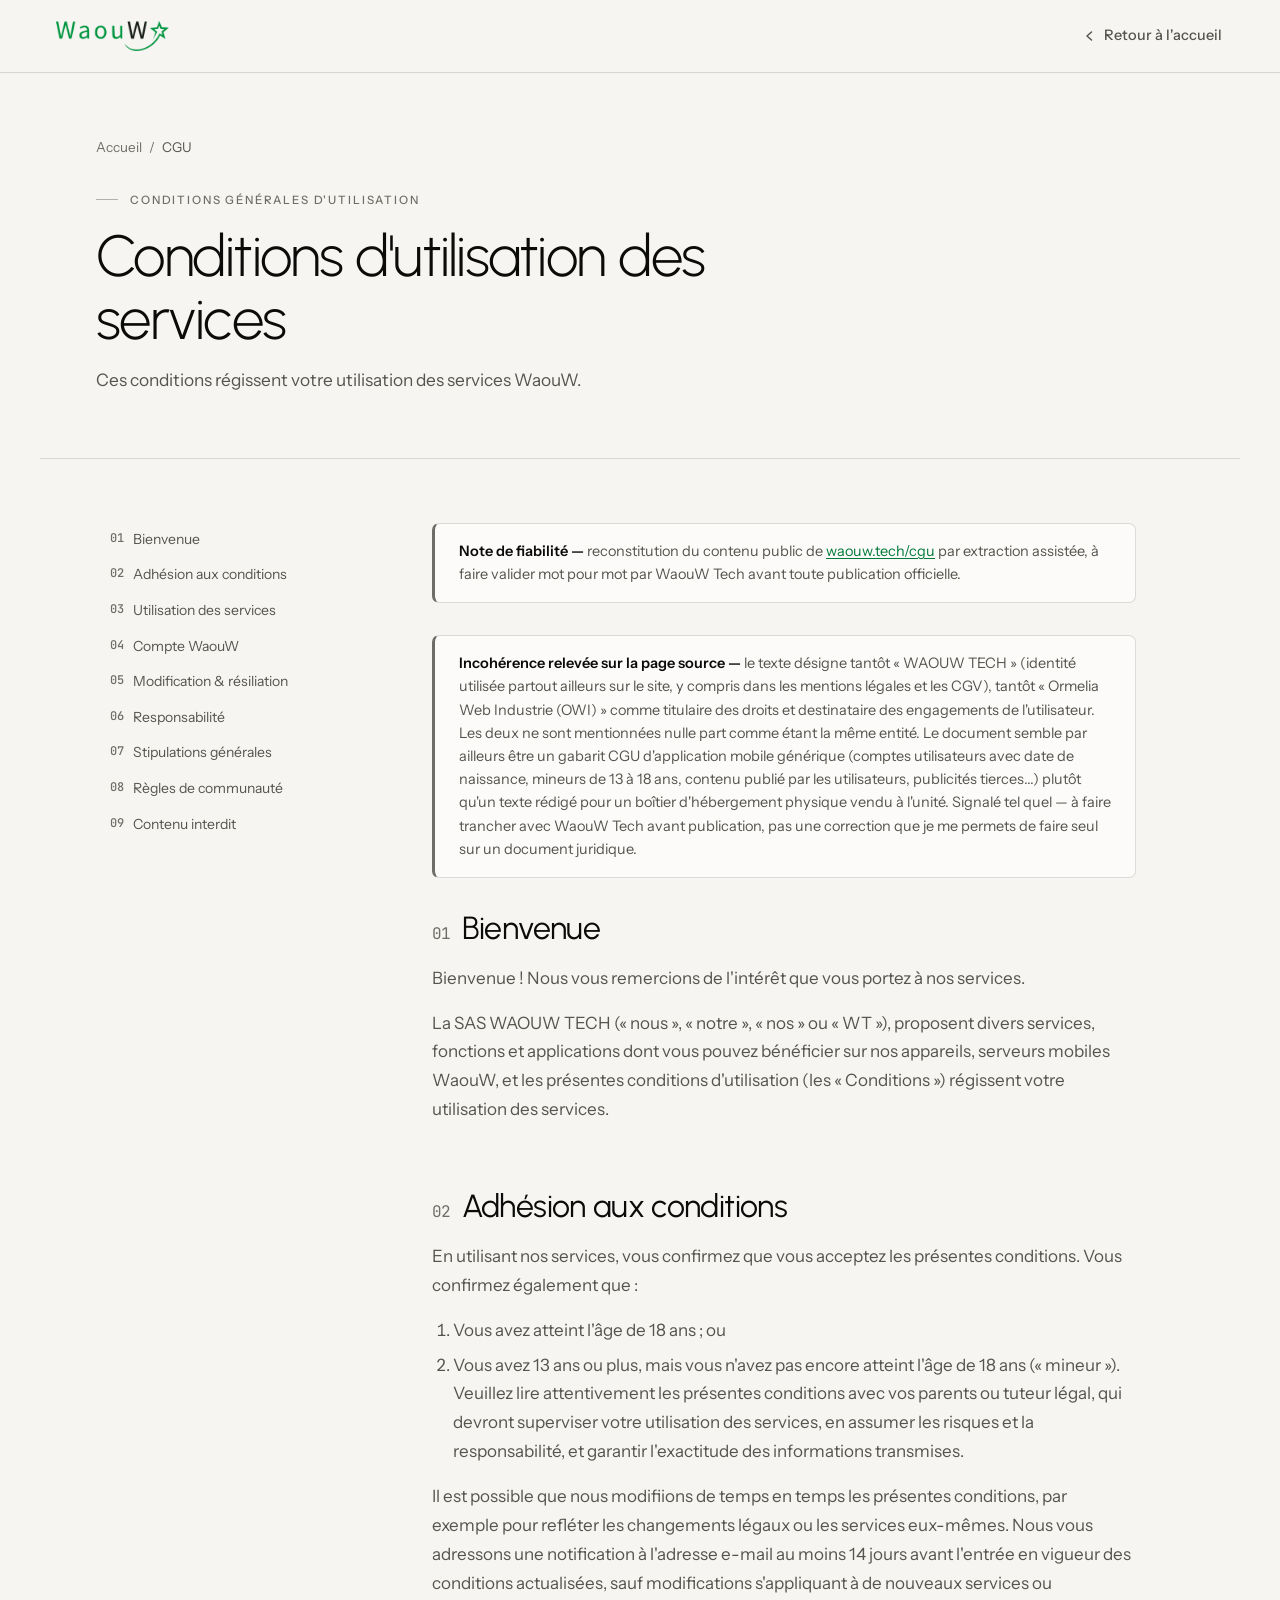
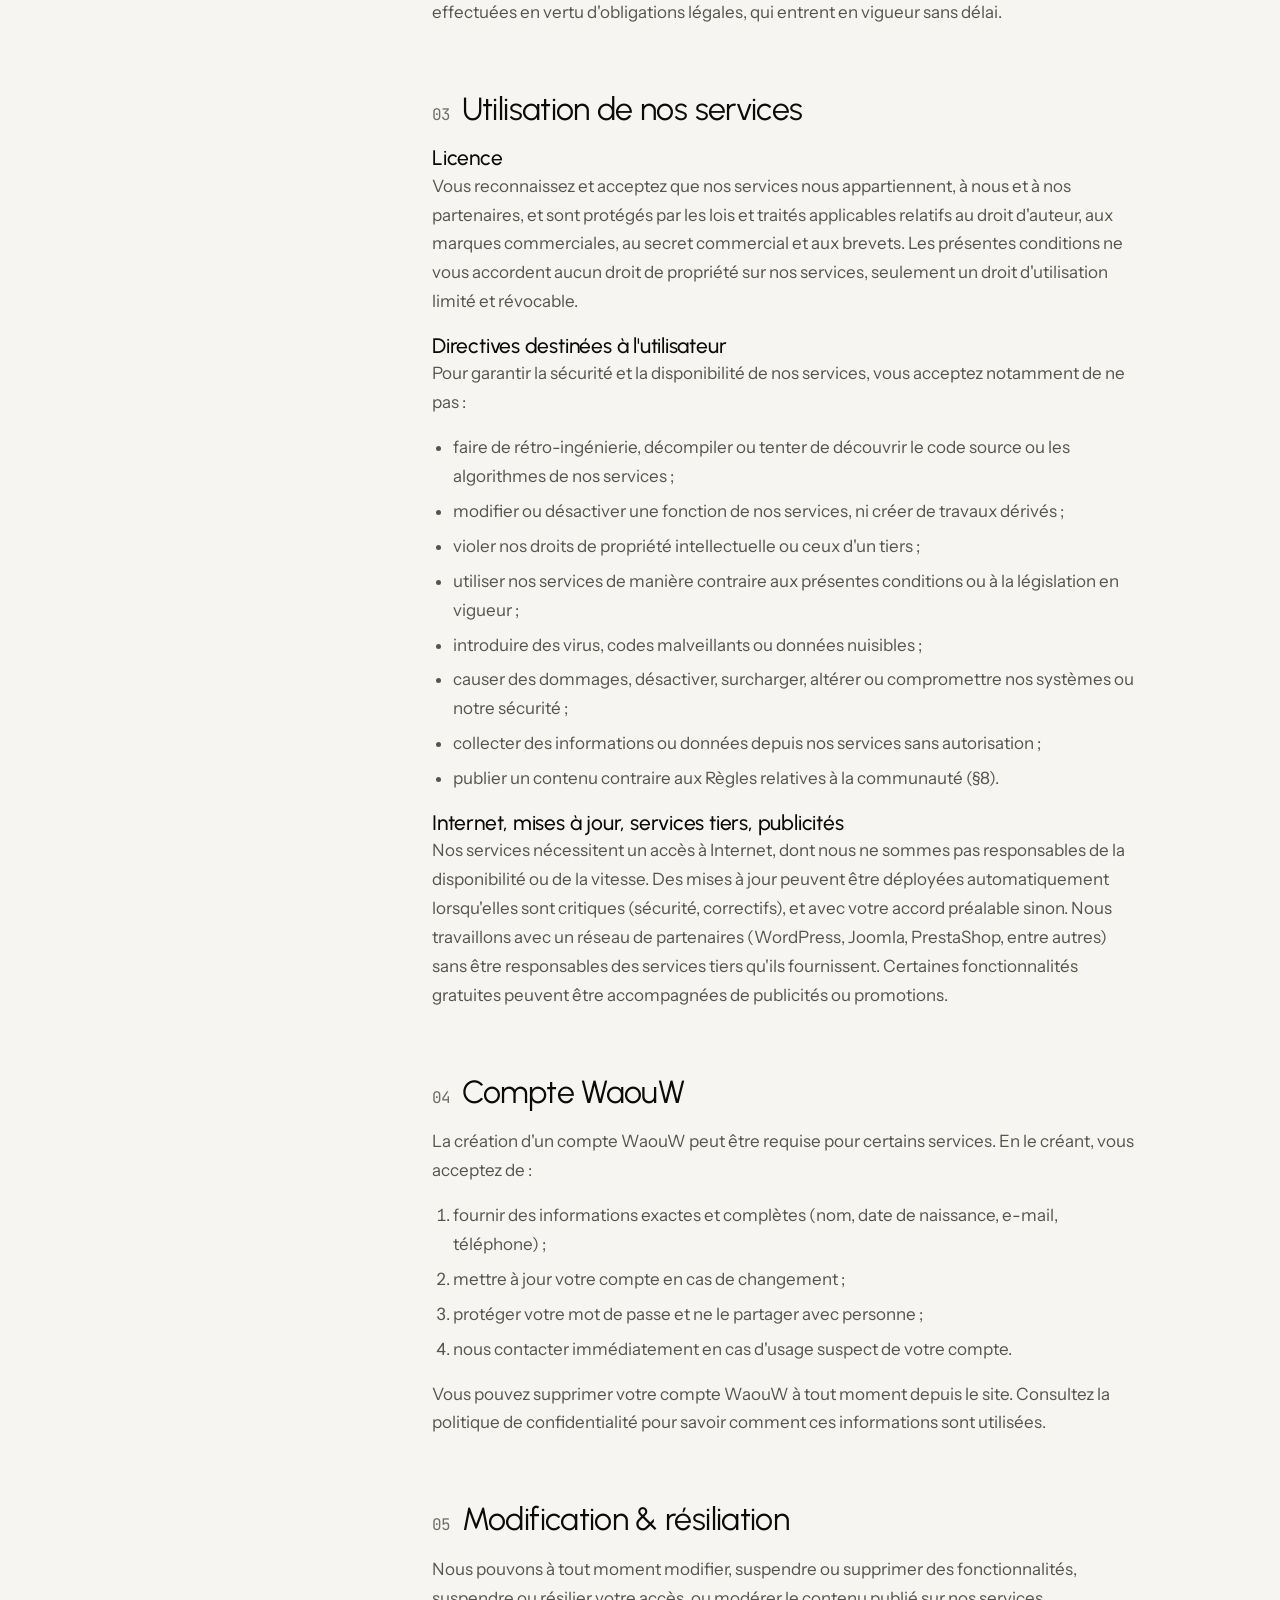
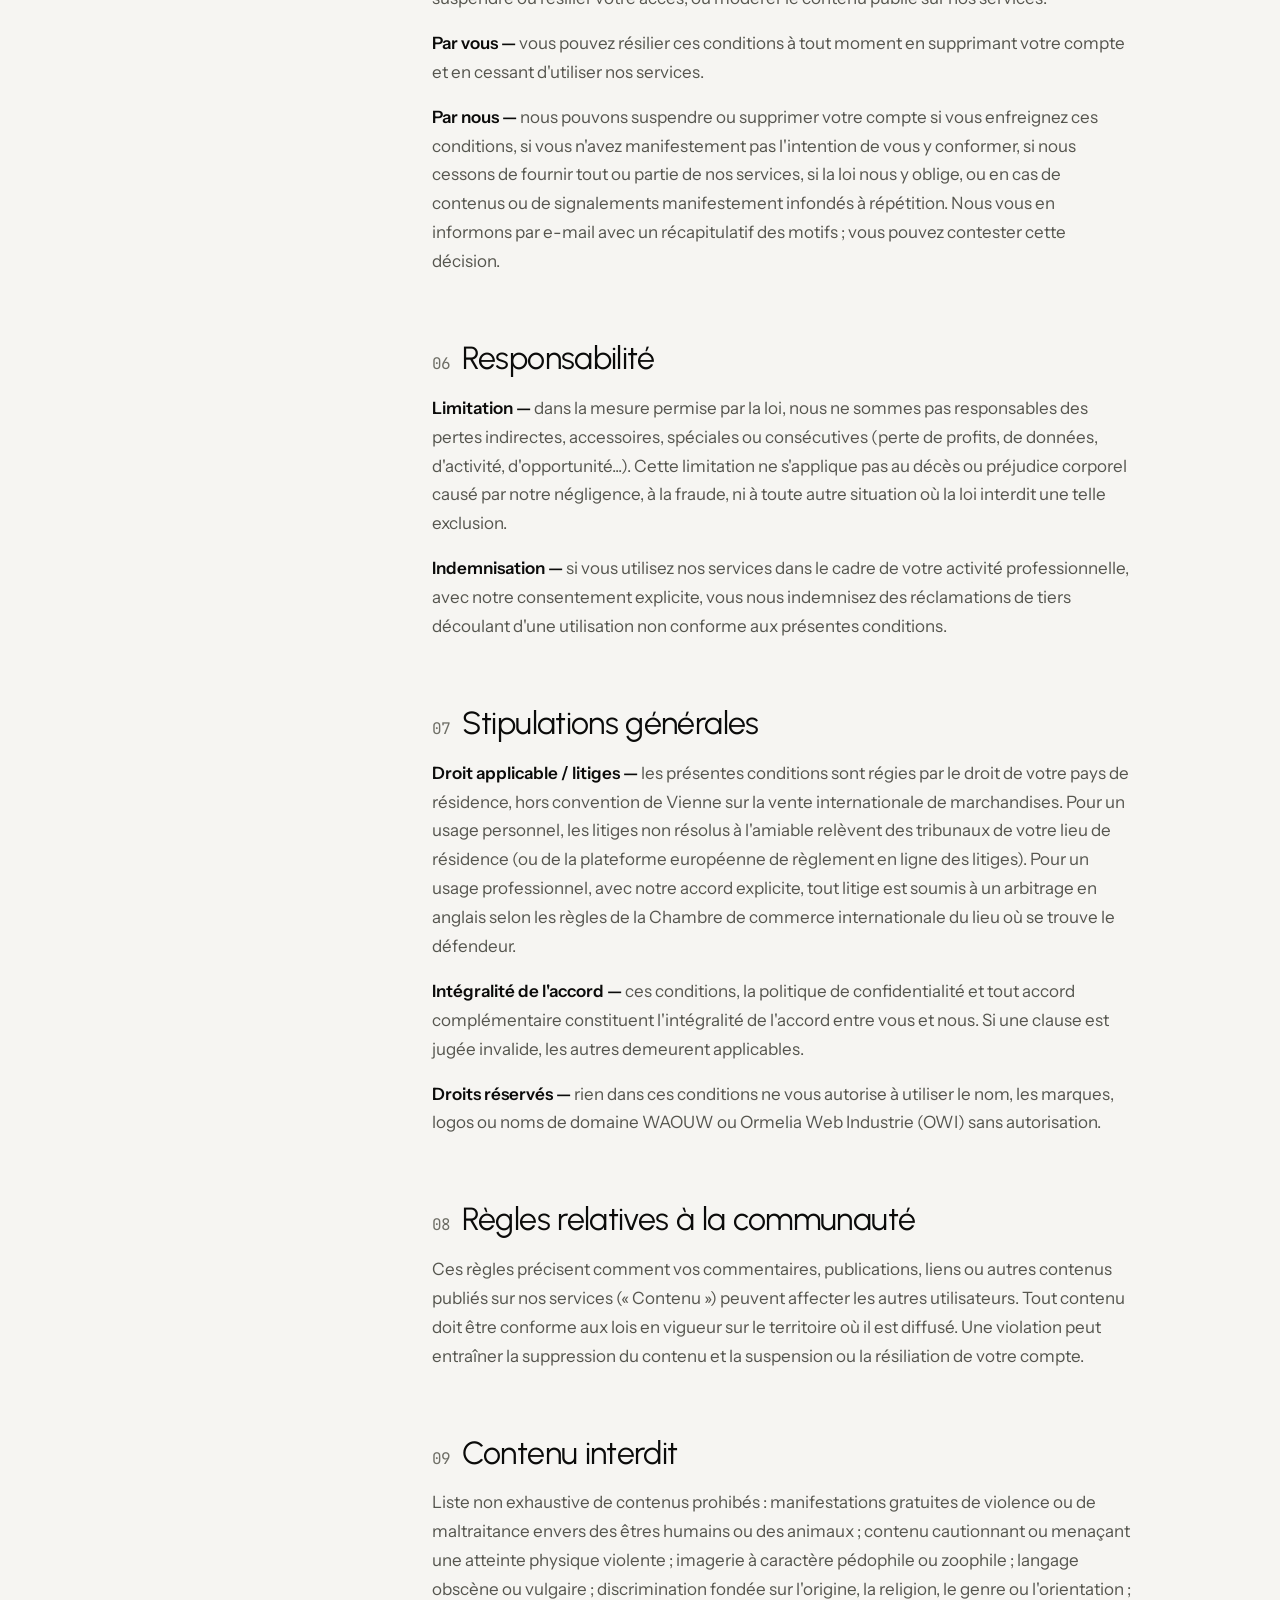
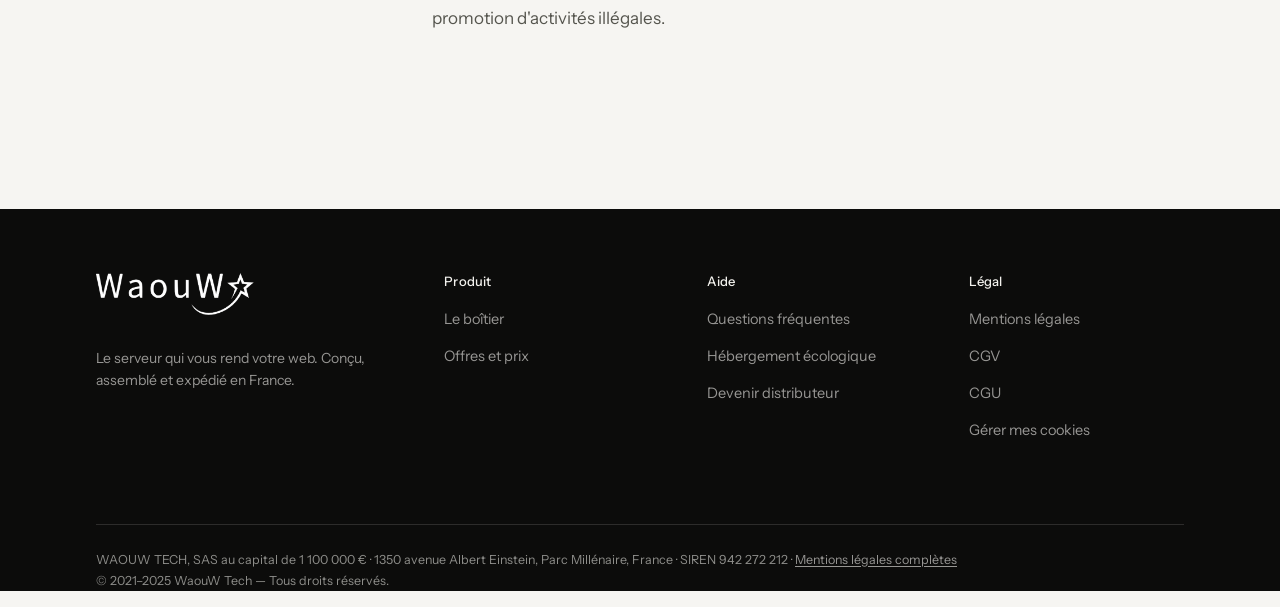
<file: cgu.html>
<!DOCTYPE html>
<html lang="fr">
<head>
<meta charset="utf-8">
<meta name="viewport" content="width=device-width,initial-scale=1,viewport-fit=cover">
<title>Conditions générales d'utilisation — WaouW</title>
<meta name="description" content="Conditions générales d'utilisation (CGU) des services WaouW Tech.">
<meta name="theme-color" content="#F6F5F2">
<link rel="preconnect" href="https://fonts.googleapis.com">
<link rel="preconnect" href="https://fonts.gstatic.com" crossorigin>
<link href="https://fonts.googleapis.com/css2?family=Urbanist:ital,wght@0,300..600;1,300..400&family=Instrument+Sans:wght@400;500;600&family=JetBrains+Mono:wght@400;500&display=swap" rel="stylesheet">
<link rel="stylesheet" href="assets/site.css">
</head>
<body>

<nav class="subnav">
  <a class="subnav__logo" href="index.html">
    <img src="logo-waouw.webp" alt="WaouW">
  </a>
  <a class="subnav__back" href="index.html">
    <svg width="14" height="14" viewBox="0 0 14 14" fill="none" aria-hidden="true"><path d="M8.5 3L4 7l4.5 4" stroke="currentColor" stroke-width="1.5" stroke-linecap="round" stroke-linejoin="round"/></svg>
    Retour à l'accueil
  </a>
</nav>

<header class="pagehead wrap">
  <p class="crumbs"><a href="index.html">Accueil</a> <span aria-hidden="true">/</span> <span aria-current="page">CGU</span></p>
  <p class="eyebrow">Conditions générales d'utilisation</p>
  <h1>Conditions d'utilisation des services</h1>
  <p class="lede">Ces conditions régissent votre utilisation des services WaouW.</p>
</header>

<div class="wrap legal-grid">
  <nav class="toc" aria-label="Sommaire">
  <button type="button" class="toc__toggle" aria-expanded="false" aria-controls="tocList">Sommaire</button>
    <ol id="tocList">
      <li><a href="#bienvenue">Bienvenue</a></li>
      <li><a href="#adhesion">Adhésion aux conditions</a></li>
      <li><a href="#utilisation">Utilisation des services</a></li>
      <li><a href="#compte">Compte WaouW</a></li>
      <li><a href="#modif">Modification &amp; résiliation</a></li>
      <li><a href="#resp">Responsabilité</a></li>
      <li><a href="#general">Stipulations générales</a></li>
      <li><a href="#communaute">Règles de communauté</a></li>
      <li><a href="#interdit">Contenu interdit</a></li>
    </ol>
  </nav>

  <div class="legal-body">
    <div class="callout">
      <b>Note de fiabilité —</b> reconstitution du contenu public de
      <a href="https://www.waouw.tech/cgu/" target="_blank" rel="noopener">waouw.tech/cgu</a>
      par extraction assistée, à faire valider mot pour mot par WaouW Tech avant toute publication
      officielle.
    </div>
    <div class="callout">
      <b>Incohérence relevée sur la page source —</b> le texte désigne tantôt « WAOUW TECH »
      (identité utilisée partout ailleurs sur le site, y compris dans les mentions légales et les CGV),
      tantôt « Ormelia Web Industrie (OWI) » comme titulaire des droits et destinataire des
      engagements de l'utilisateur. Les deux ne sont mentionnées nulle part comme étant la même
      entité. Le document semble par ailleurs être un gabarit CGU d'application mobile générique
      (comptes utilisateurs avec date de naissance, mineurs de 13 à 18 ans, contenu publié par les
      utilisateurs, publicités tierces...) plutôt qu'un texte rédigé pour un boîtier d'hébergement
      physique vendu à l'unité. Signalé tel quel — à faire trancher avec WaouW Tech avant publication,
      pas une correction que je me permets de faire seul sur un document juridique.
    </div>

    <section id="bienvenue">
      <h2><span class="num">01</span> Bienvenue</h2>
      <p>Bienvenue ! Nous vous remercions de l'intérêt que vous portez à nos services.</p>
      <p>La SAS WAOUW TECH (« nous », « notre », « nos » ou « WT »), proposent divers services, fonctions et applications dont vous pouvez bénéficier sur nos appareils, serveurs mobiles WaouW, et les présentes conditions d'utilisation (les « Conditions ») régissent votre utilisation des services.</p>
    </section>

    <section id="adhesion">
      <h2><span class="num">02</span> Adhésion aux conditions</h2>
      <p>En utilisant nos services, vous confirmez que vous acceptez les présentes conditions. Vous confirmez également que :</p>
      <ol>
        <li>Vous avez atteint l'âge de 18 ans ; ou</li>
        <li>Vous avez 13 ans ou plus, mais vous n'avez pas encore atteint l'âge de 18 ans (« mineur »). Veuillez lire attentivement les présentes conditions avec vos parents ou tuteur légal, qui devront superviser votre utilisation des services, en assumer les risques et la responsabilité, et garantir l'exactitude des informations transmises.</li>
      </ol>
      <p>Il est possible que nous modifiions de temps en temps les présentes conditions, par exemple pour refléter les changements légaux ou les services eux-mêmes. Nous vous adressons une notification à l'adresse e-mail au moins 14 jours avant l'entrée en vigueur des conditions actualisées, sauf modifications s'appliquant à de nouveaux services ou effectuées en vertu d'obligations légales, qui entrent en vigueur sans délai.</p>
    </section>

    <section id="utilisation">
      <h2><span class="num">03</span> Utilisation de nos services</h2>
      <h3>Licence</h3>
      <p>Vous reconnaissez et acceptez que nos services nous appartiennent, à nous et à nos partenaires, et sont protégés par les lois et traités applicables relatifs au droit d'auteur, aux marques commerciales, au secret commercial et aux brevets. Les présentes conditions ne vous accordent aucun droit de propriété sur nos services, seulement un droit d'utilisation limité et révocable.</p>
      <h3>Directives destinées à l'utilisateur</h3>
      <p>Pour garantir la sécurité et la disponibilité de nos services, vous acceptez notamment de ne pas :</p>
      <ul>
        <li>faire de rétro-ingénierie, décompiler ou tenter de découvrir le code source ou les algorithmes de nos services ;</li>
        <li>modifier ou désactiver une fonction de nos services, ni créer de travaux dérivés ;</li>
        <li>violer nos droits de propriété intellectuelle ou ceux d'un tiers ;</li>
        <li>utiliser nos services de manière contraire aux présentes conditions ou à la législation en vigueur ;</li>
        <li>introduire des virus, codes malveillants ou données nuisibles ;</li>
        <li>causer des dommages, désactiver, surcharger, altérer ou compromettre nos systèmes ou notre sécurité ;</li>
        <li>collecter des informations ou données depuis nos services sans autorisation ;</li>
        <li>publier un contenu contraire aux Règles relatives à la communauté (§8).</li>
      </ul>
      <h3>Internet, mises à jour, services tiers, publicités</h3>
      <p>Nos services nécessitent un accès à Internet, dont nous ne sommes pas responsables de la disponibilité ou de la vitesse. Des mises à jour peuvent être déployées automatiquement lorsqu'elles sont critiques (sécurité, correctifs), et avec votre accord préalable sinon. Nous travaillons avec un réseau de partenaires (WordPress, Joomla, PrestaShop, entre autres) sans être responsables des services tiers qu'ils fournissent. Certaines fonctionnalités gratuites peuvent être accompagnées de publicités ou promotions.</p>
    </section>

    <section id="compte">
      <h2><span class="num">04</span> Compte WaouW</h2>
      <p>La création d'un compte WaouW peut être requise pour certains services. En le créant, vous acceptez de :</p>
      <ol>
        <li>fournir des informations exactes et complètes (nom, date de naissance, e-mail, téléphone) ;</li>
        <li>mettre à jour votre compte en cas de changement ;</li>
        <li>protéger votre mot de passe et ne le partager avec personne ;</li>
        <li>nous contacter immédiatement en cas d'usage suspect de votre compte.</li>
      </ol>
      <p>Vous pouvez supprimer votre compte WaouW à tout moment depuis le site. Consultez la politique de confidentialité pour savoir comment ces informations sont utilisées.</p>
    </section>

    <section id="modif">
      <h2><span class="num">05</span> Modification &amp; résiliation</h2>
      <p>Nous pouvons à tout moment modifier, suspendre ou supprimer des fonctionnalités, suspendre ou résilier votre accès, ou modérer le contenu publié sur nos services.</p>
      <p><strong>Par vous —</strong> vous pouvez résilier ces conditions à tout moment en supprimant votre compte et en cessant d'utiliser nos services.</p>
      <p><strong>Par nous —</strong> nous pouvons suspendre ou supprimer votre compte si vous enfreignez ces conditions, si vous n'avez manifestement pas l'intention de vous y conformer, si nous cessons de fournir tout ou partie de nos services, si la loi nous y oblige, ou en cas de contenus ou de signalements manifestement infondés à répétition. Nous vous en informons par e-mail avec un récapitulatif des motifs ; vous pouvez contester cette décision.</p>
    </section>

    <section id="resp">
      <h2><span class="num">06</span> Responsabilité</h2>
      <p><strong>Limitation —</strong> dans la mesure permise par la loi, nous ne sommes pas responsables des pertes indirectes, accessoires, spéciales ou consécutives (perte de profits, de données, d'activité, d'opportunité...). Cette limitation ne s'applique pas au décès ou préjudice corporel causé par notre négligence, à la fraude, ni à toute autre situation où la loi interdit une telle exclusion.</p>
      <p><strong>Indemnisation —</strong> si vous utilisez nos services dans le cadre de votre activité professionnelle, avec notre consentement explicite, vous nous indemnisez des réclamations de tiers découlant d'une utilisation non conforme aux présentes conditions.</p>
    </section>

    <section id="general">
      <h2><span class="num">07</span> Stipulations générales</h2>
      <p><strong>Droit applicable / litiges —</strong> les présentes conditions sont régies par le droit de votre pays de résidence, hors convention de Vienne sur la vente internationale de marchandises. Pour un usage personnel, les litiges non résolus à l'amiable relèvent des tribunaux de votre lieu de résidence (ou de la plateforme européenne de règlement en ligne des litiges). Pour un usage professionnel, avec notre accord explicite, tout litige est soumis à un arbitrage en anglais selon les règles de la Chambre de commerce internationale du lieu où se trouve le défendeur.</p>
      <p><strong>Intégralité de l'accord —</strong> ces conditions, la politique de confidentialité et tout accord complémentaire constituent l'intégralité de l'accord entre vous et nous. Si une clause est jugée invalide, les autres demeurent applicables.</p>
      <p><strong>Droits réservés —</strong> rien dans ces conditions ne vous autorise à utiliser le nom, les marques, logos ou noms de domaine WAOUW ou Ormelia Web Industrie (OWI) sans autorisation.</p>
    </section>

    <section id="communaute">
      <h2><span class="num">08</span> Règles relatives à la communauté</h2>
      <p>Ces règles précisent comment vos commentaires, publications, liens ou autres contenus publiés sur nos services (« Contenu ») peuvent affecter les autres utilisateurs. Tout contenu doit être conforme aux lois en vigueur sur le territoire où il est diffusé. Une violation peut entraîner la suppression du contenu et la suspension ou la résiliation de votre compte.</p>
    </section>

    <section id="interdit">
      <h2><span class="num">09</span> Contenu interdit</h2>
      <p>Liste non exhaustive de contenus prohibés : manifestations gratuites de violence ou de maltraitance envers des êtres humains ou des animaux ; contenu cautionnant ou menaçant une atteinte physique violente ; imagerie à caractère pédophile ou zoophile ; langage obscène ou vulgaire ; discrimination fondée sur l'origine, la religion, le genre ou l'orientation ; promotion d'activités illégales.</p>
    </section>
  </div>
</div>

<footer class="night">
  <div class="wrap">
    <div class="foot">
      <div>
        <img class="foot__logo" src="logo-waouw.webp" alt="WaouW" style="filter:brightness(0) invert(1)">
        <p style="font-size:14px; color:var(--on-night-2); max-width:34ch; margin:0">Le serveur qui vous rend votre web. Conçu, assemblé et expédié en France.</p>
      </div>
      <div>
        <h4>Produit</h4>
        <ul>
          <li><a href="index.html#boitier">Le boîtier</a></li>
          <li><a href="index.html#offres">Offres et prix</a></li>
        </ul>
      </div>
      <div>
        <h4>Aide</h4>
        <ul>
          <li><a href="index.html#faq">Questions fréquentes</a></li>
          <li><a href="trouver-un-hebergement-ecologique.html">Hébergement écologique</a></li>
          <li><a href="index.html#distributeur">Devenir distributeur</a></li>
        </ul>
      </div>
      <div>
        <h4>Légal</h4>
        <ul>
          <li><a href="mentions-legales.html">Mentions légales</a></li>
          <li><a href="cgv.html">CGV</a></li>
          <li><a href="cgu.html" aria-current="page">CGU</a></li>
          <li><a href="#">Gérer mes cookies</a></li>
        </ul>
      </div>
    </div>
    <p class="foot__legal">
      WAOUW TECH, SAS au capital de 1 100 000 € · 1350 avenue Albert Einstein, Parc Millénaire, France · SIREN 942 272 212 ·
      <a href="mentions-legales.html">Mentions légales complètes</a><br>
      © 2021–2025 WaouW Tech — Tous droits réservés.
    </p>
  </div>
</footer>

<script>
document.querySelectorAll('.toc__toggle').forEach(function(btn){
  btn.addEventListener('click', function(){
    var open = btn.getAttribute('aria-expanded') === 'true';
    btn.setAttribute('aria-expanded', String(!open));
    btn.closest('.toc').classList.toggle('is-open', !open);
  });
});
</script>
</body>
</html>
</file>
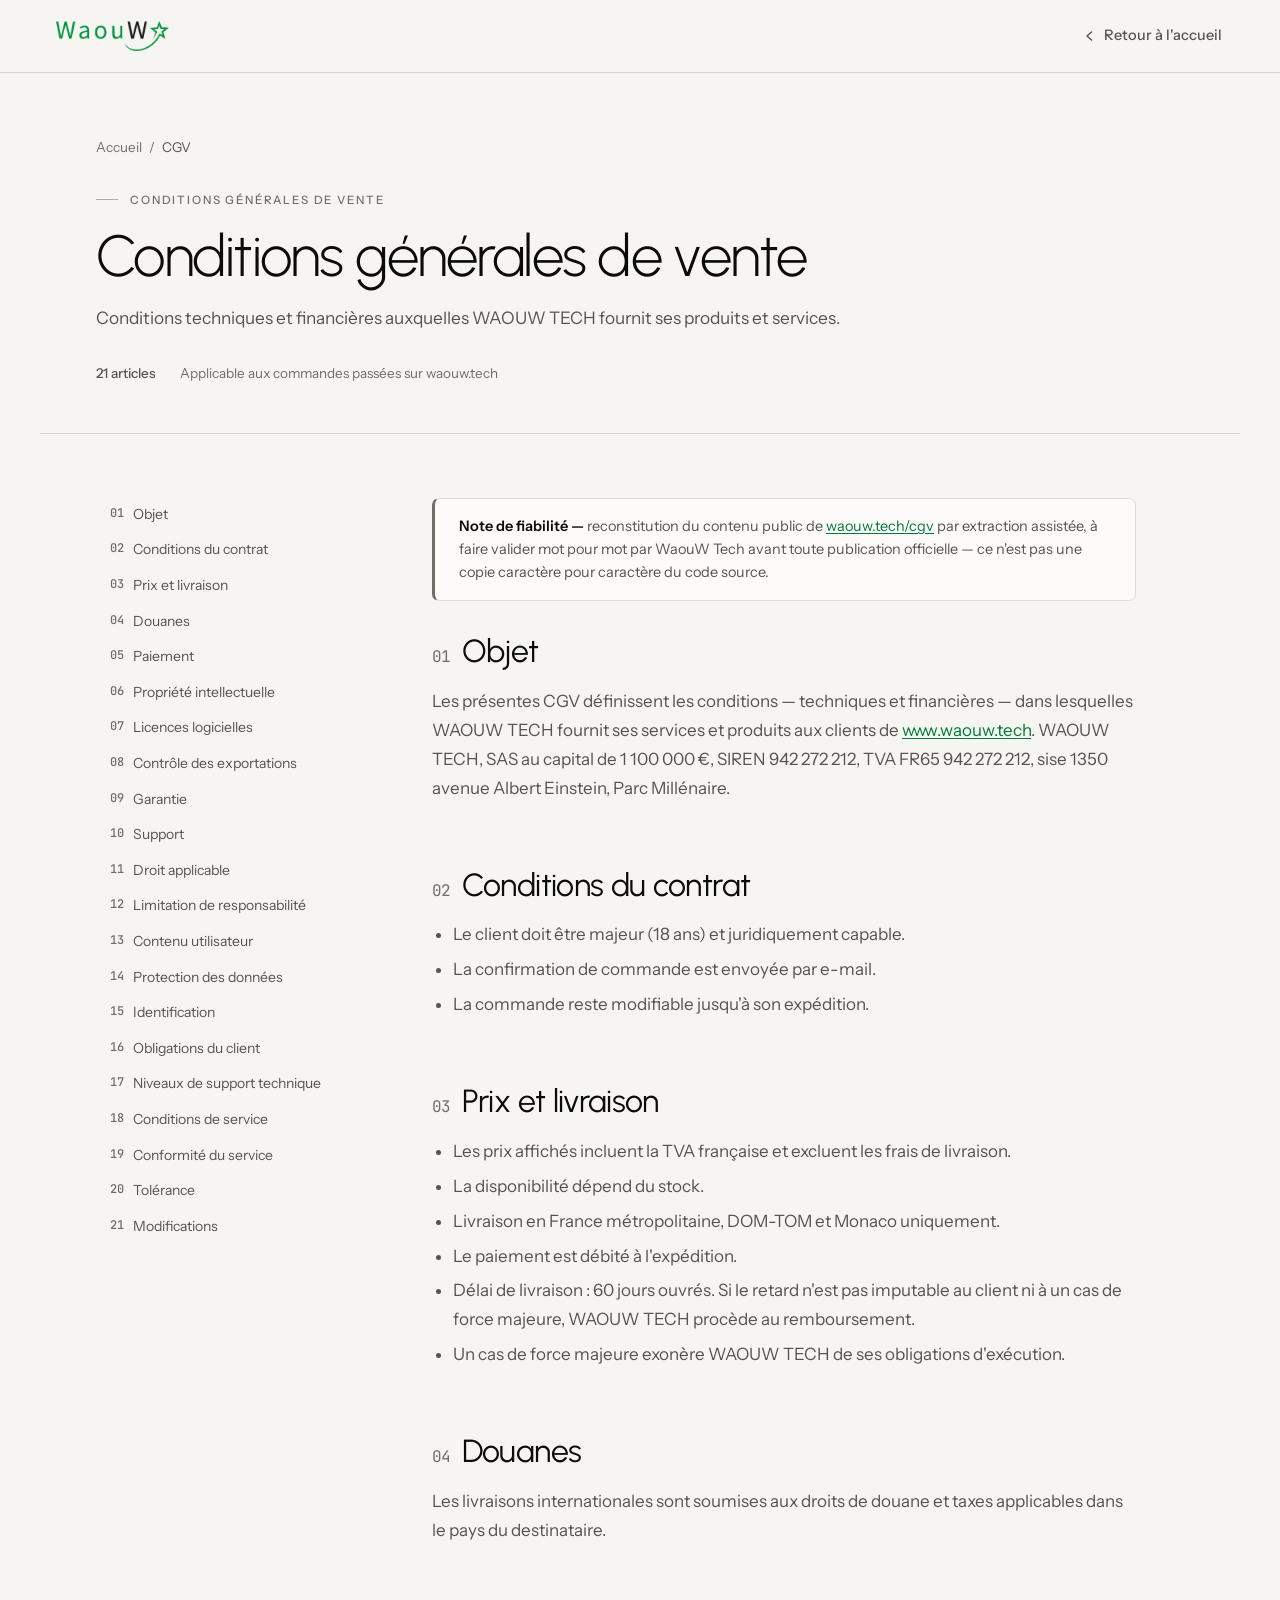
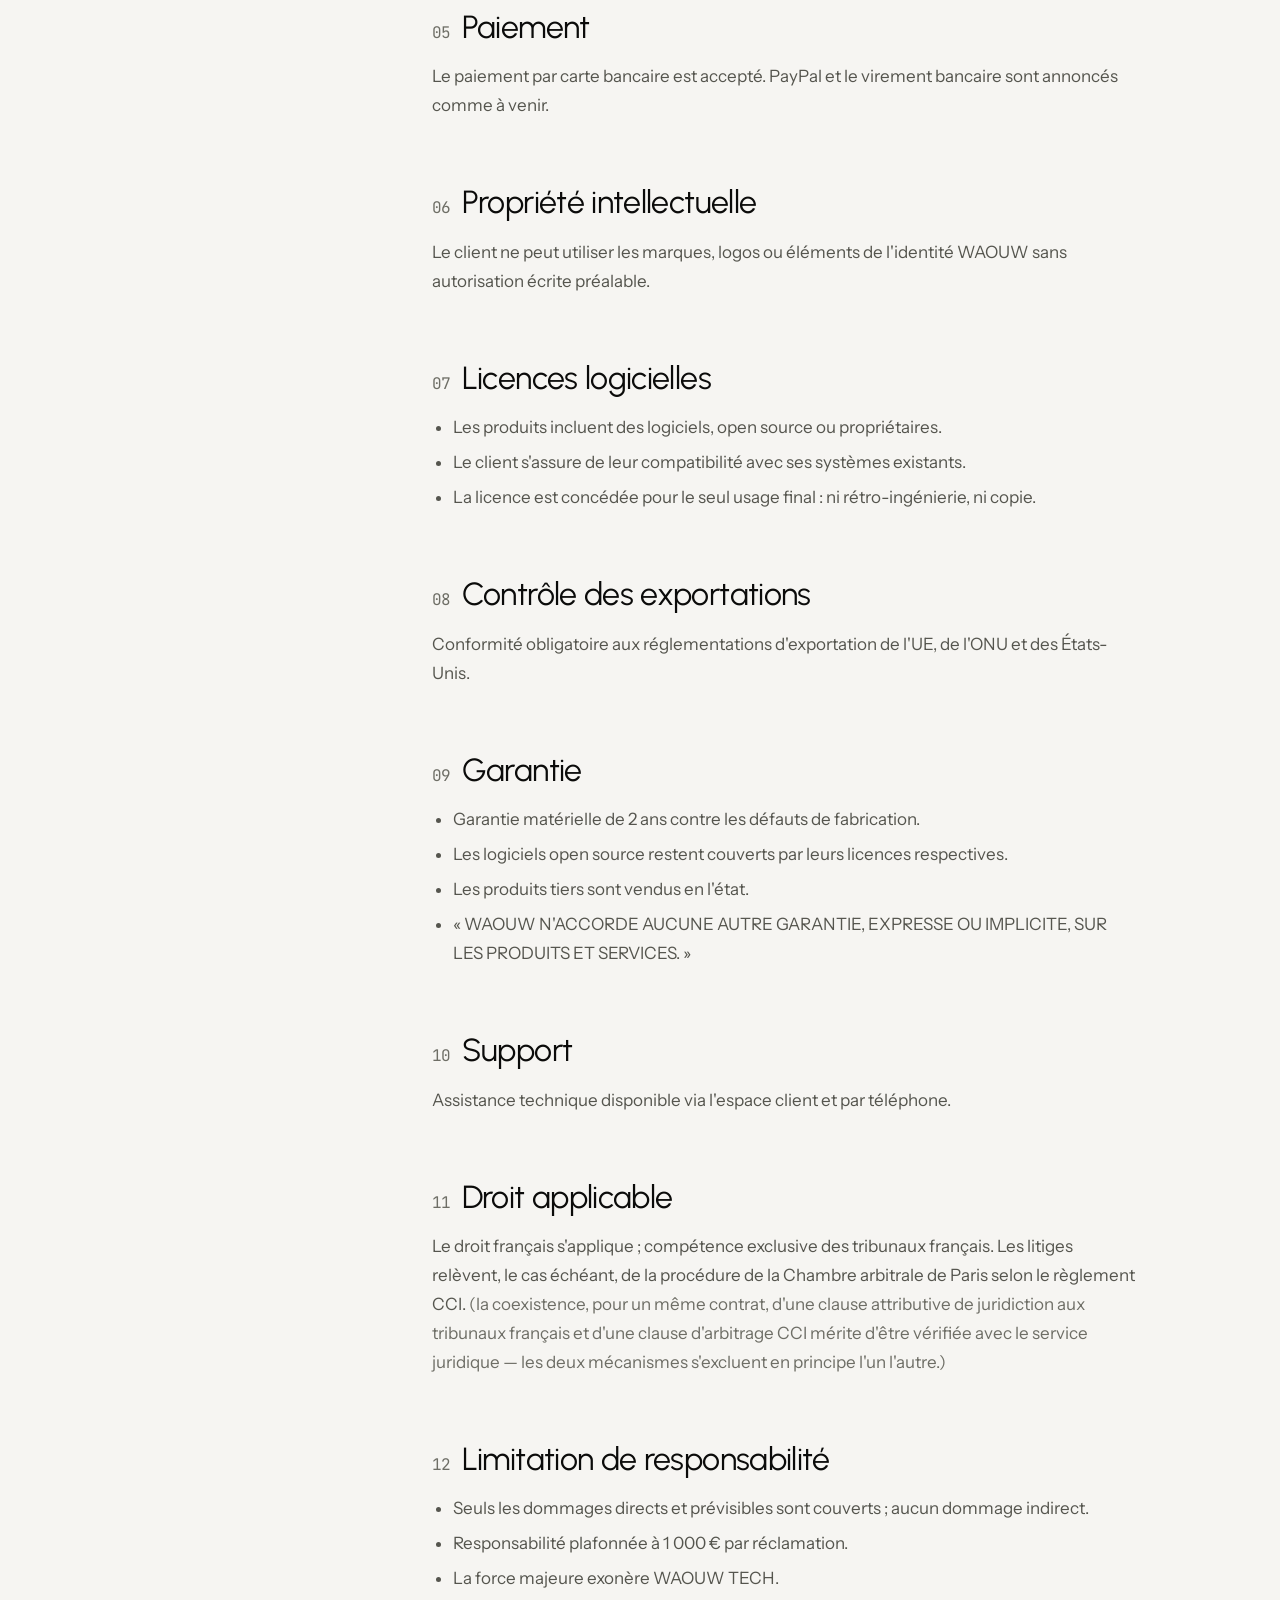
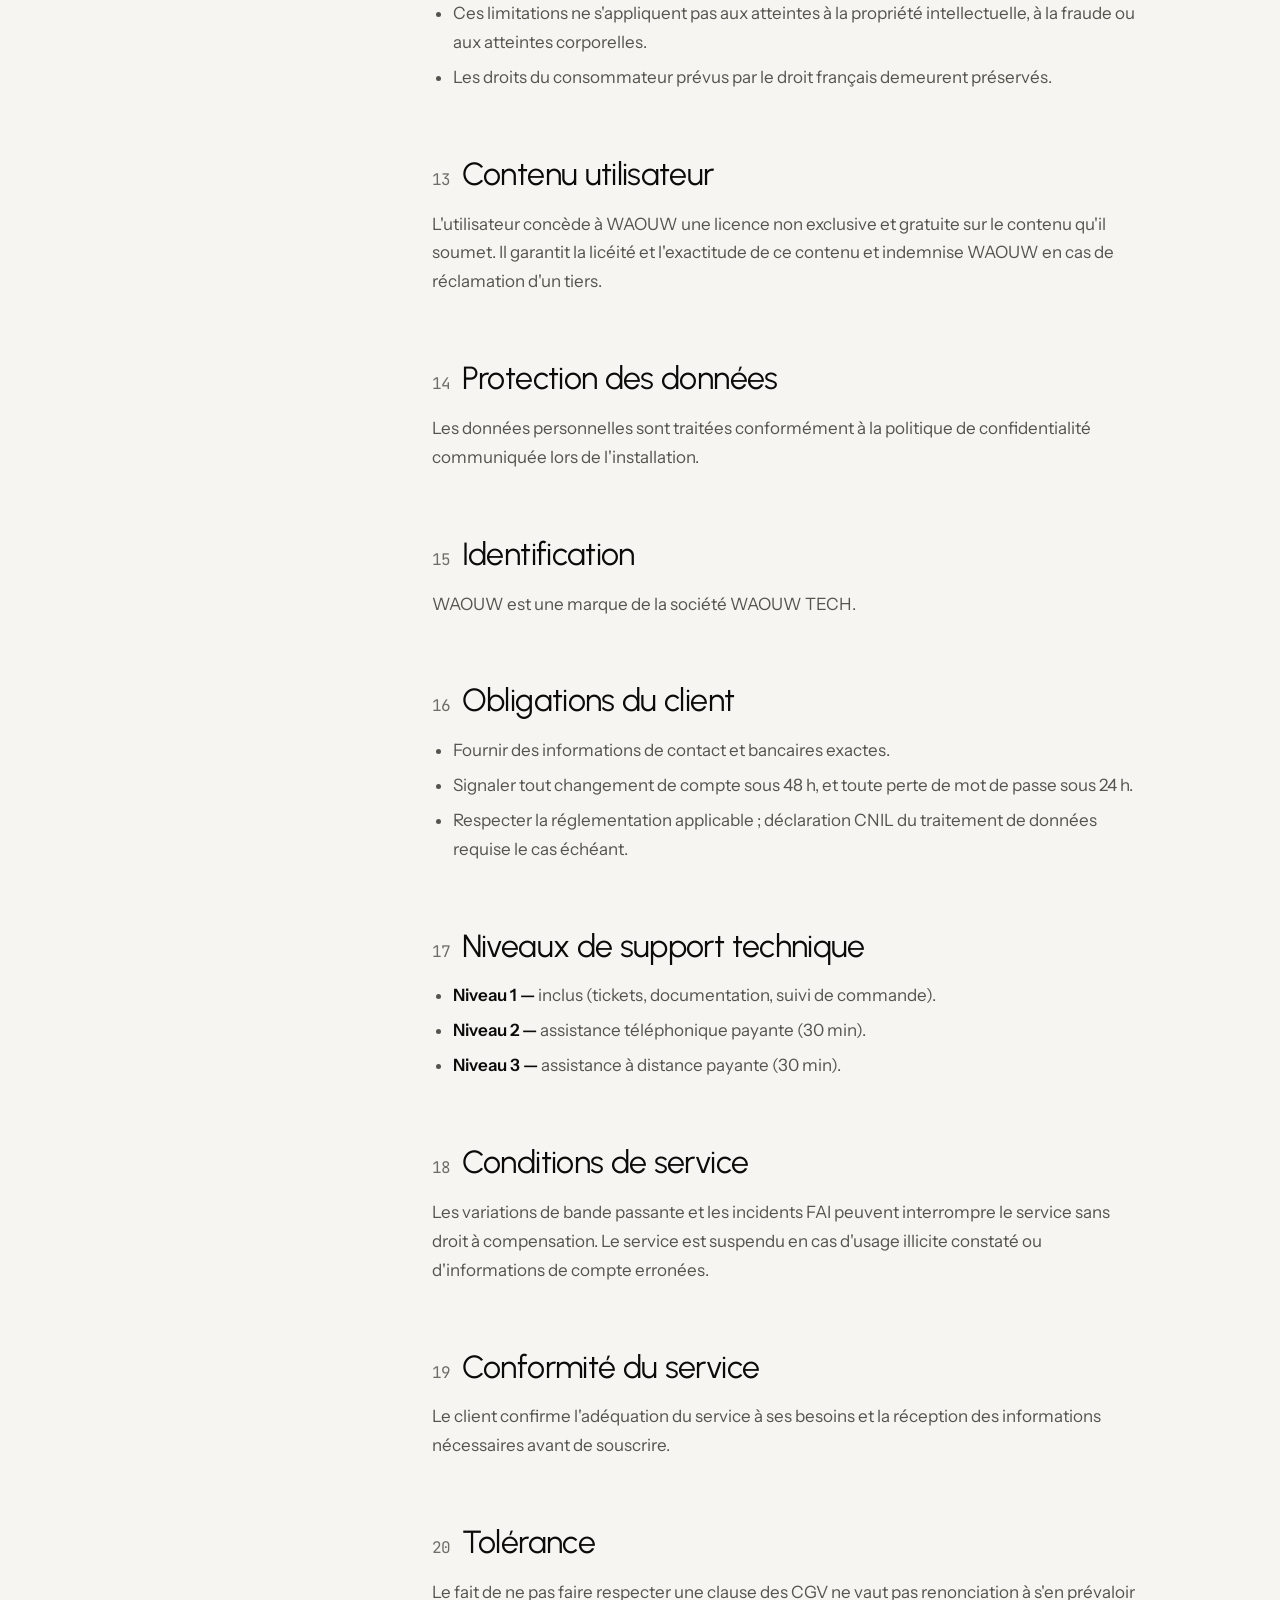
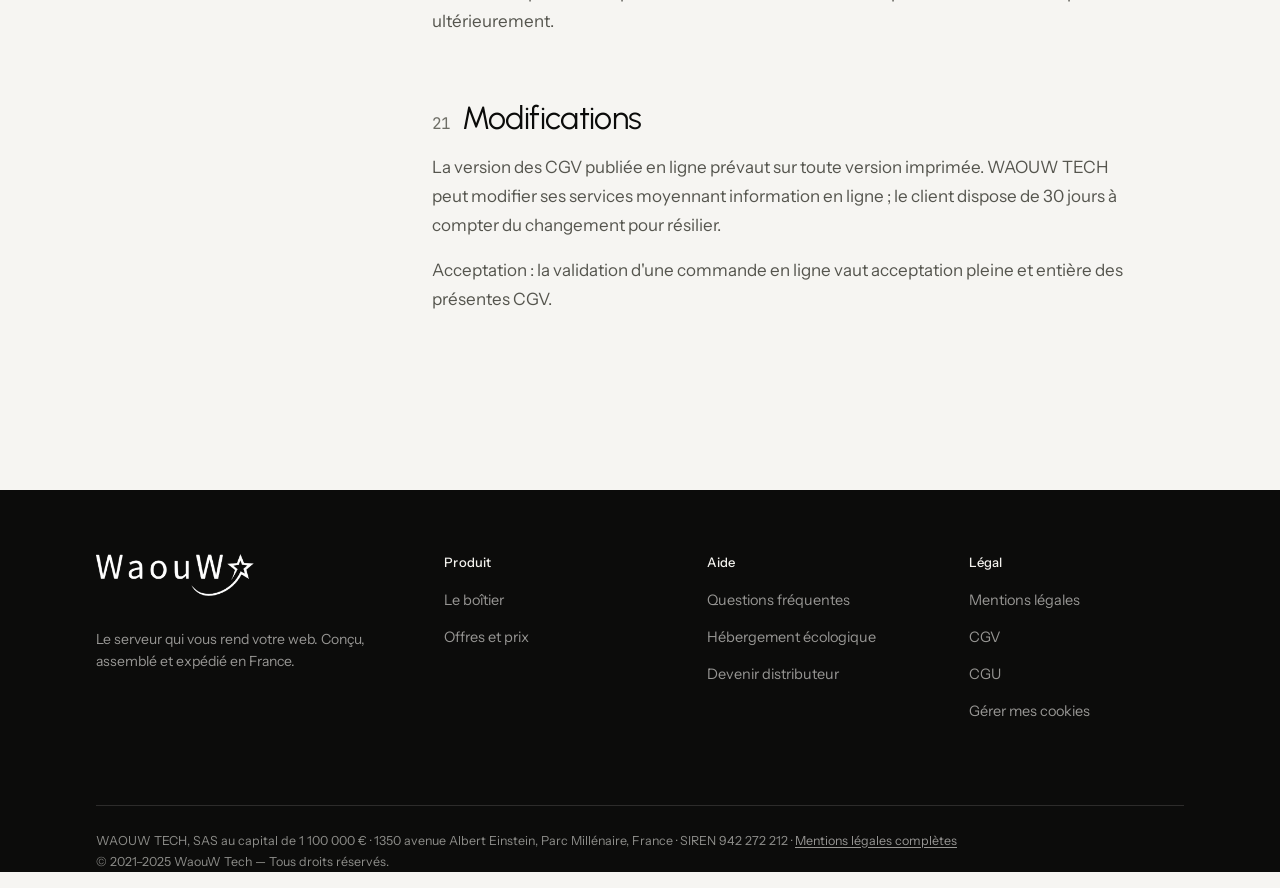
<file: cgv.html>
<!DOCTYPE html>
<html lang="fr">
<head>
<meta charset="utf-8">
<meta name="viewport" content="width=device-width,initial-scale=1,viewport-fit=cover">
<title>Conditions générales de vente — WaouW</title>
<meta name="description" content="Conditions générales de vente (CGV) de WaouW Tech : commande, prix, livraison, garantie, responsabilité.">
<meta name="theme-color" content="#F6F5F2">
<link rel="preconnect" href="https://fonts.googleapis.com">
<link rel="preconnect" href="https://fonts.gstatic.com" crossorigin>
<link href="https://fonts.googleapis.com/css2?family=Urbanist:ital,wght@0,300..600;1,300..400&family=Instrument+Sans:wght@400;500;600&family=JetBrains+Mono:wght@400;500&display=swap" rel="stylesheet">
<link rel="stylesheet" href="assets/site.css">
</head>
<body>

<nav class="subnav">
  <a class="subnav__logo" href="index.html">
    <img src="logo-waouw.webp" alt="WaouW">
  </a>
  <a class="subnav__back" href="index.html">
    <svg width="14" height="14" viewBox="0 0 14 14" fill="none" aria-hidden="true"><path d="M8.5 3L4 7l4.5 4" stroke="currentColor" stroke-width="1.5" stroke-linecap="round" stroke-linejoin="round"/></svg>
    Retour à l'accueil
  </a>
</nav>

<header class="pagehead wrap">
  <p class="crumbs"><a href="index.html">Accueil</a> <span aria-hidden="true">/</span> <span aria-current="page">CGV</span></p>
  <p class="eyebrow">Conditions générales de vente</p>
  <h1>Conditions générales de vente</h1>
  <p class="lede">Conditions techniques et financières auxquelles WAOUW TECH fournit ses produits et services.</p>
  <div class="meta-row">
    <span><b>21 articles</b></span>
    <span>Applicable aux commandes passées sur waouw.tech</span>
  </div>
</header>

<div class="wrap legal-grid">
  <nav class="toc" aria-label="Sommaire">
  <button type="button" class="toc__toggle" aria-expanded="false" aria-controls="tocList">Sommaire</button>
    <ol id="tocList">
      <li><a href="#a1">Objet</a></li>
      <li><a href="#a2">Conditions du contrat</a></li>
      <li><a href="#a3">Prix et livraison</a></li>
      <li><a href="#a4">Douanes</a></li>
      <li><a href="#a5">Paiement</a></li>
      <li><a href="#a6">Propriété intellectuelle</a></li>
      <li><a href="#a7">Licences logicielles</a></li>
      <li><a href="#a8">Contrôle des exportations</a></li>
      <li><a href="#a9">Garantie</a></li>
      <li><a href="#a10">Support</a></li>
      <li><a href="#a11">Droit applicable</a></li>
      <li><a href="#a12">Limitation de responsabilité</a></li>
      <li><a href="#a13">Contenu utilisateur</a></li>
      <li><a href="#a14">Protection des données</a></li>
      <li><a href="#a15">Identification</a></li>
      <li><a href="#a16">Obligations du client</a></li>
      <li><a href="#a17">Niveaux de support technique</a></li>
      <li><a href="#a18">Conditions de service</a></li>
      <li><a href="#a19">Conformité du service</a></li>
      <li><a href="#a20">Tolérance</a></li>
      <li><a href="#a21">Modifications</a></li>
    </ol>
  </nav>

  <div class="legal-body">
    <div class="callout">
      <b>Note de fiabilité —</b> reconstitution du contenu public de
      <a href="https://www.waouw.tech/cgv/" target="_blank" rel="noopener">waouw.tech/cgv</a>
      par extraction assistée, à faire valider mot pour mot par WaouW Tech avant toute publication
      officielle — ce n'est pas une copie caractère pour caractère du code source.
    </div>

    <section id="a1"><h2><span class="num">01</span> Objet</h2>
      <p>Les présentes CGV définissent les conditions — techniques et financières — dans lesquelles WAOUW TECH fournit ses services et produits aux clients de <a href="https://www.waouw.tech" target="_blank" rel="noopener">www.waouw.tech</a>. WAOUW TECH, SAS au capital de 1 100 000 €, SIREN 942 272 212, TVA FR65 942 272 212, sise 1350 avenue Albert Einstein, Parc Millénaire.</p>
    </section>
    <section id="a2"><h2><span class="num">02</span> Conditions du contrat</h2>
      <ul>
        <li>Le client doit être majeur (18 ans) et juridiquement capable.</li>
        <li>La confirmation de commande est envoyée par e-mail.</li>
        <li>La commande reste modifiable jusqu'à son expédition.</li>
      </ul>
    </section>
    <section id="a3"><h2><span class="num">03</span> Prix et livraison</h2>
      <ul>
        <li>Les prix affichés incluent la TVA française et excluent les frais de livraison.</li>
        <li>La disponibilité dépend du stock.</li>
        <li>Livraison en France métropolitaine, DOM-TOM et Monaco uniquement.</li>
        <li>Le paiement est débité à l'expédition.</li>
        <li>Délai de livraison : 60 jours ouvrés. Si le retard n'est pas imputable au client ni à un cas de force majeure, WAOUW TECH procède au remboursement.</li>
        <li>Un cas de force majeure exonère WAOUW TECH de ses obligations d'exécution.</li>
      </ul>
    </section>
    <section id="a4"><h2><span class="num">04</span> Douanes</h2>
      <p>Les livraisons internationales sont soumises aux droits de douane et taxes applicables dans le pays du destinataire.</p>
    </section>
    <section id="a5"><h2><span class="num">05</span> Paiement</h2>
      <p>Le paiement par carte bancaire est accepté. PayPal et le virement bancaire sont annoncés comme à venir.</p>
    </section>
    <section id="a6"><h2><span class="num">06</span> Propriété intellectuelle</h2>
      <p>Le client ne peut utiliser les marques, logos ou éléments de l'identité WAOUW sans autorisation écrite préalable.</p>
    </section>
    <section id="a7"><h2><span class="num">07</span> Licences logicielles</h2>
      <ul>
        <li>Les produits incluent des logiciels, open source ou propriétaires.</li>
        <li>Le client s'assure de leur compatibilité avec ses systèmes existants.</li>
        <li>La licence est concédée pour le seul usage final : ni rétro-ingénierie, ni copie.</li>
      </ul>
    </section>
    <section id="a8"><h2><span class="num">08</span> Contrôle des exportations</h2>
      <p>Conformité obligatoire aux réglementations d'exportation de l'UE, de l'ONU et des États-Unis.</p>
    </section>
    <section id="a9"><h2><span class="num">09</span> Garantie</h2>
      <ul>
        <li>Garantie matérielle de 2 ans contre les défauts de fabrication.</li>
        <li>Les logiciels open source restent couverts par leurs licences respectives.</li>
        <li>Les produits tiers sont vendus en l'état.</li>
        <li>« WAOUW N'ACCORDE AUCUNE AUTRE GARANTIE, EXPRESSE OU IMPLICITE, SUR LES PRODUITS ET SERVICES. »</li>
      </ul>
    </section>
    <section id="a10"><h2><span class="num">10</span> Support</h2>
      <p>Assistance technique disponible via l'espace client et par téléphone.</p>
    </section>
    <section id="a11"><h2><span class="num">11</span> Droit applicable</h2>
      <p>Le droit français s'applique ; compétence exclusive des tribunaux français. Les litiges relèvent, le cas échéant, de la procédure de la Chambre arbitrale de Paris selon le règlement CCI. <span class="dim">(la coexistence, pour un même contrat, d'une clause attributive de juridiction aux tribunaux français et d'une clause d'arbitrage CCI mérite d'être vérifiée avec le service juridique — les deux mécanismes s'excluent en principe l'un l'autre.)</span></p>
    </section>
    <section id="a12"><h2><span class="num">12</span> Limitation de responsabilité</h2>
      <ul>
        <li>Seuls les dommages directs et prévisibles sont couverts ; aucun dommage indirect.</li>
        <li>Responsabilité plafonnée à 1 000 € par réclamation.</li>
        <li>La force majeure exonère WAOUW TECH.</li>
        <li>Ces limitations ne s'appliquent pas aux atteintes à la propriété intellectuelle, à la fraude ou aux atteintes corporelles.</li>
        <li>Les droits du consommateur prévus par le droit français demeurent préservés.</li>
      </ul>
    </section>
    <section id="a13"><h2><span class="num">13</span> Contenu utilisateur</h2>
      <p>L'utilisateur concède à WAOUW une licence non exclusive et gratuite sur le contenu qu'il soumet. Il garantit la licéité et l'exactitude de ce contenu et indemnise WAOUW en cas de réclamation d'un tiers.</p>
    </section>
    <section id="a14"><h2><span class="num">14</span> Protection des données</h2>
      <p>Les données personnelles sont traitées conformément à la politique de confidentialité communiquée lors de l'installation.</p>
    </section>
    <section id="a15"><h2><span class="num">15</span> Identification</h2>
      <p>WAOUW est une marque de la société WAOUW TECH.</p>
    </section>
    <section id="a16"><h2><span class="num">16</span> Obligations du client</h2>
      <ul>
        <li>Fournir des informations de contact et bancaires exactes.</li>
        <li>Signaler tout changement de compte sous 48 h, et toute perte de mot de passe sous 24 h.</li>
        <li>Respecter la réglementation applicable ; déclaration CNIL du traitement de données requise le cas échéant.</li>
      </ul>
    </section>
    <section id="a17"><h2><span class="num">17</span> Niveaux de support technique</h2>
      <ul>
        <li><strong>Niveau 1 —</strong> inclus (tickets, documentation, suivi de commande).</li>
        <li><strong>Niveau 2 —</strong> assistance téléphonique payante (30 min).</li>
        <li><strong>Niveau 3 —</strong> assistance à distance payante (30 min).</li>
      </ul>
    </section>
    <section id="a18"><h2><span class="num">18</span> Conditions de service</h2>
      <p>Les variations de bande passante et les incidents FAI peuvent interrompre le service sans droit à compensation. Le service est suspendu en cas d'usage illicite constaté ou d'informations de compte erronées.</p>
    </section>
    <section id="a19"><h2><span class="num">19</span> Conformité du service</h2>
      <p>Le client confirme l'adéquation du service à ses besoins et la réception des informations nécessaires avant de souscrire.</p>
    </section>
    <section id="a20"><h2><span class="num">20</span> Tolérance</h2>
      <p>Le fait de ne pas faire respecter une clause des CGV ne vaut pas renonciation à s'en prévaloir ultérieurement.</p>
    </section>
    <section id="a21"><h2><span class="num">21</span> Modifications</h2>
      <p>La version des CGV publiée en ligne prévaut sur toute version imprimée. WAOUW TECH peut modifier ses services moyennant information en ligne ; le client dispose de 30 jours à compter du changement pour résilier.</p>
      <p class="dim">Acceptation : la validation d'une commande en ligne vaut acceptation pleine et entière des présentes CGV.</p>
    </section>
  </div>
</div>

<footer class="night">
  <div class="wrap">
    <div class="foot">
      <div>
        <img class="foot__logo" src="logo-waouw.webp" alt="WaouW" style="filter:brightness(0) invert(1)">
        <p style="font-size:14px; color:var(--on-night-2); max-width:34ch; margin:0">Le serveur qui vous rend votre web. Conçu, assemblé et expédié en France.</p>
      </div>
      <div>
        <h4>Produit</h4>
        <ul>
          <li><a href="index.html#boitier">Le boîtier</a></li>
          <li><a href="index.html#offres">Offres et prix</a></li>
        </ul>
      </div>
      <div>
        <h4>Aide</h4>
        <ul>
          <li><a href="index.html#faq">Questions fréquentes</a></li>
          <li><a href="trouver-un-hebergement-ecologique.html">Hébergement écologique</a></li>
          <li><a href="index.html#distributeur">Devenir distributeur</a></li>
        </ul>
      </div>
      <div>
        <h4>Légal</h4>
        <ul>
          <li><a href="mentions-legales.html">Mentions légales</a></li>
          <li><a href="cgv.html" aria-current="page">CGV</a></li>
          <li><a href="cgu.html">CGU</a></li>
          <li><a href="#">Gérer mes cookies</a></li>
        </ul>
      </div>
    </div>
    <p class="foot__legal">
      WAOUW TECH, SAS au capital de 1 100 000 € · 1350 avenue Albert Einstein, Parc Millénaire, France · SIREN 942 272 212 ·
      <a href="mentions-legales.html">Mentions légales complètes</a><br>
      © 2021–2025 WaouW Tech — Tous droits réservés.
    </p>
  </div>
</footer>

<script>
document.querySelectorAll('.toc__toggle').forEach(function(btn){
  btn.addEventListener('click', function(){
    var open = btn.getAttribute('aria-expanded') === 'true';
    btn.setAttribute('aria-expanded', String(!open));
    btn.closest('.toc').classList.toggle('is-open', !open);
  });
});
</script>
</body>
</html>
</file>
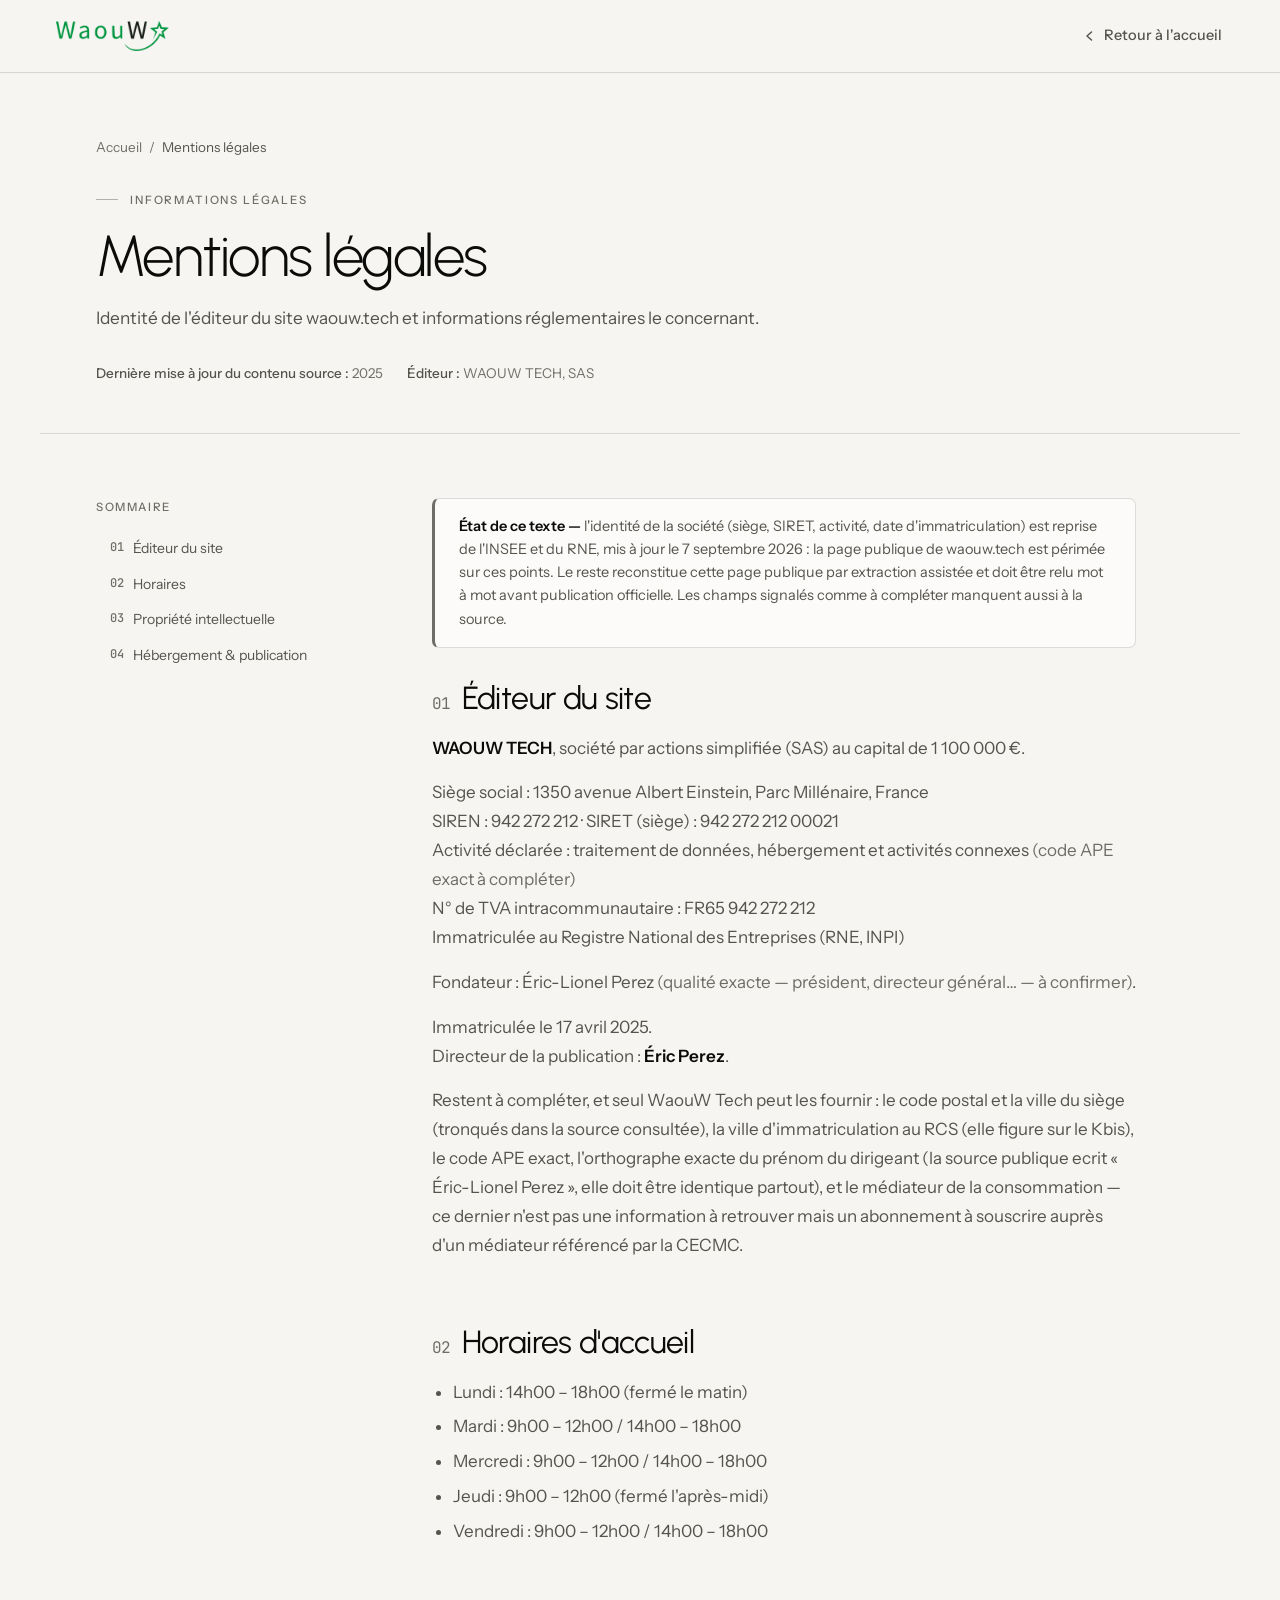
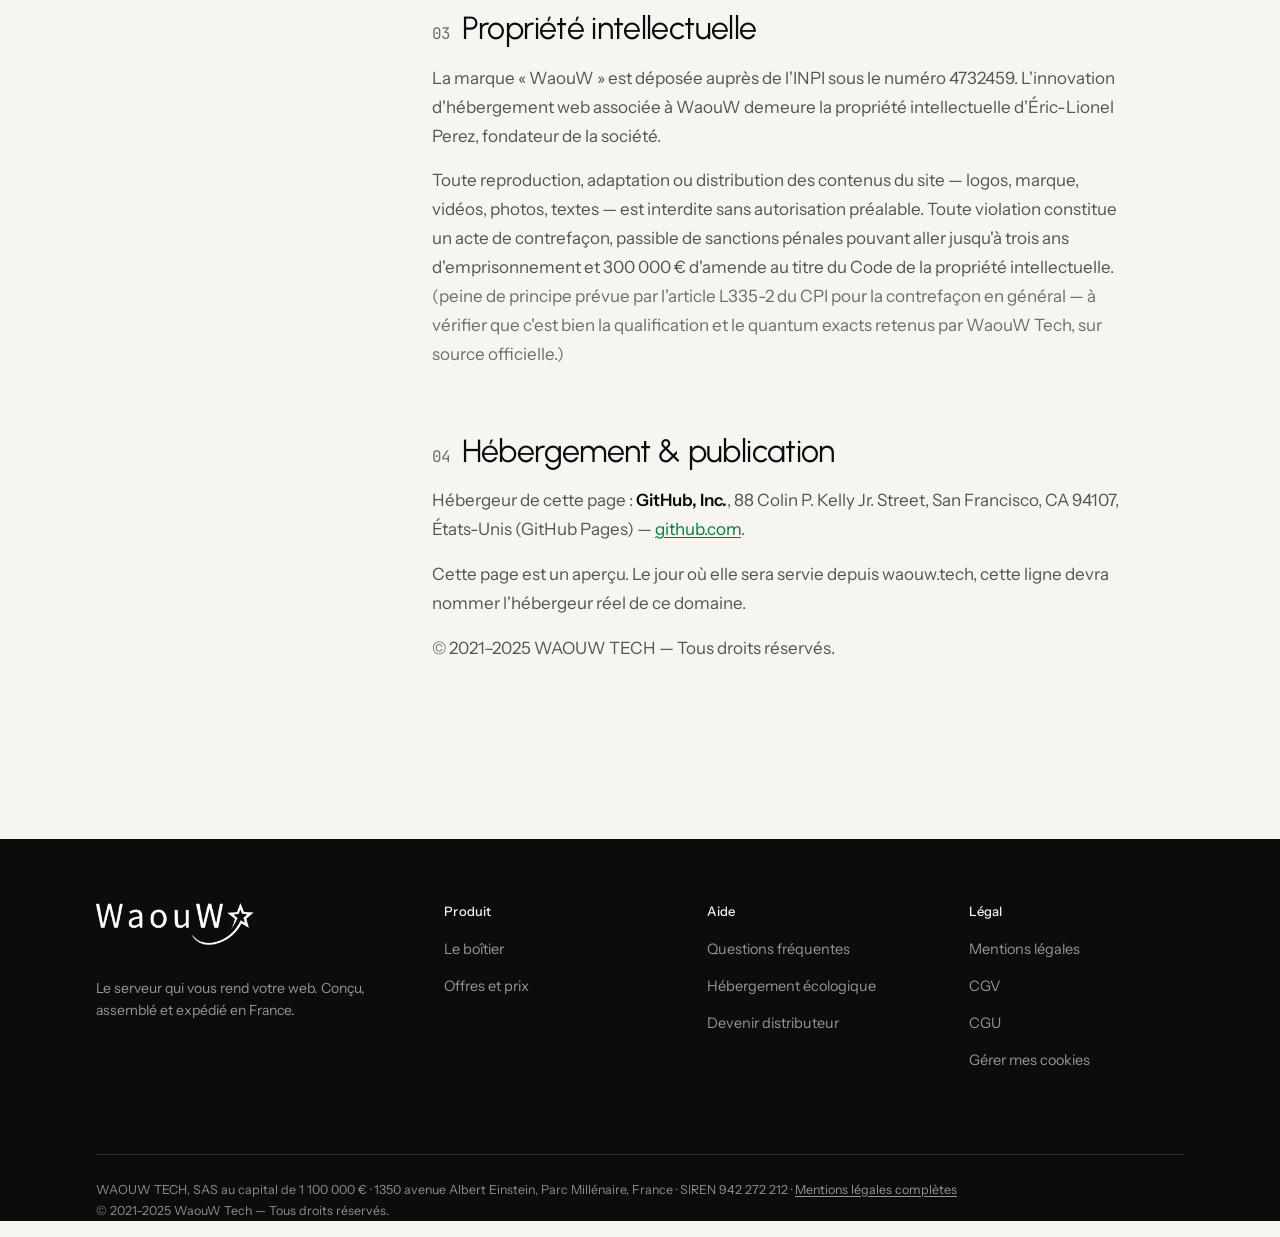
<file: mentions-legales.html>
<!DOCTYPE html>
<html lang="fr">
<head>
<meta charset="utf-8">
<meta name="viewport" content="width=device-width,initial-scale=1,viewport-fit=cover">
<title>Mentions légales — WaouW</title>
<meta name="description" content="Mentions légales de WaouW Tech : identité de l'éditeur, hébergement, propriété intellectuelle.">
<meta name="theme-color" content="#F6F5F2">
<link rel="preconnect" href="https://fonts.googleapis.com">
<link rel="preconnect" href="https://fonts.gstatic.com" crossorigin>
<link href="https://fonts.googleapis.com/css2?family=Urbanist:ital,wght@0,300..600;1,300..400&family=Instrument+Sans:wght@400;500;600&family=JetBrains+Mono:wght@400;500&display=swap" rel="stylesheet">
<link rel="stylesheet" href="assets/site.css">
</head>
<body>

<nav class="subnav">
  <a class="subnav__logo" href="index.html">
    <img src="logo-waouw.webp" alt="WaouW">
  </a>
  <a class="subnav__back" href="index.html">
    <svg width="14" height="14" viewBox="0 0 14 14" fill="none" aria-hidden="true"><path d="M8.5 3L4 7l4.5 4" stroke="currentColor" stroke-width="1.5" stroke-linecap="round" stroke-linejoin="round"/></svg>
    Retour à l'accueil
  </a>
</nav>

<header class="pagehead wrap">
  <p class="crumbs"><a href="index.html">Accueil</a> <span aria-hidden="true">/</span> <span aria-current="page">Mentions légales</span></p>
  <p class="eyebrow">Informations légales</p>
  <h1>Mentions légales</h1>
  <p class="lede">Identité de l'éditeur du site waouw.tech et informations réglementaires le concernant.</p>
  <div class="meta-row">
    <span><b>Dernière mise à jour du contenu source :</b> 2025</span>
    <span><b>Éditeur :</b> WAOUW TECH, SAS</span>
  </div>
</header>

<div class="wrap legal-grid">
  <nav class="toc" aria-label="Sommaire">
    <p class="toc__label">Sommaire</p>
    <ol>
      <li><a href="#editeur">Éditeur du site</a></li>
      <li><a href="#horaires">Horaires</a></li>
      <li><a href="#propriete">Propriété intellectuelle</a></li>
      <li><a href="#hebergement">Hébergement &amp; publication</a></li>
    </ol>
  </nav>

  <div class="legal-body">
    <div class="callout">
      <b>État de ce texte —</b> l'identité de la société (siège, SIRET, activité, date d'immatriculation) est reprise de l'INSEE et du RNE, mis à jour le 7 septembre 2026 : la page publique de waouw.tech est périmée sur ces points. Le reste reconstitue cette page publique par extraction assistée et doit être relu mot à mot avant publication officielle. Les champs signalés comme à compléter manquent aussi à la source.
    </div>

    <section id="editeur">
      <h2><span class="num">01</span> Éditeur du site</h2>
      <p><strong>WAOUW TECH</strong>, société par actions simplifiée (SAS) au capital de 1 100 000 €.</p>
      <p>
        Siège social : 1350 avenue Albert Einstein, Parc Millénaire, France<br>
        SIREN : 942 272 212 · SIRET (siège) : 942 272 212 00021<br>
        Activité déclarée : traitement de données, hébergement et activités connexes <span class="dim">(code APE exact à compléter)</span><br>
        N° de TVA intracommunautaire : FR65 942 272 212<br>
        Immatriculée au Registre National des Entreprises (RNE, INPI)
      </p>
      <p>Fondateur : Éric-Lionel Perez <span class="dim">(qualité exacte — président, directeur général… — à confirmer)</span>.</p>
      <p>Immatriculée le 17 avril 2025.<br>
        Directeur de la publication : <strong>Éric Perez</strong>.</p>
      <p class="dim">Restent à compléter, et seul WaouW Tech peut les fournir : le code postal et la ville du siège (tronqués dans la source consultée), la ville d'immatriculation au RCS (elle figure sur le Kbis), le code APE exact, l'orthographe exacte du prénom du dirigeant (la source publique ecrit « Éric-Lionel Perez », elle doit être identique partout), et le médiateur de la consommation — ce dernier n'est pas une information à retrouver mais un abonnement à souscrire auprès d'un médiateur référencé par la CECMC.</p>
    </section>

    <section id="horaires">
      <h2><span class="num">02</span> Horaires d'accueil</h2>
      <ul>
        <li>Lundi : 14h00 – 18h00 (fermé le matin)</li>
        <li>Mardi : 9h00 – 12h00 / 14h00 – 18h00</li>
        <li>Mercredi : 9h00 – 12h00 / 14h00 – 18h00</li>
        <li>Jeudi : 9h00 – 12h00 (fermé l'après-midi)</li>
        <li>Vendredi : 9h00 – 12h00 / 14h00 – 18h00</li>
      </ul>
    </section>

    <section id="propriete">
      <h2><span class="num">03</span> Propriété intellectuelle</h2>
      <p>
        La marque « WaouW » est déposée auprès de l'INPI sous le numéro 4732459. L'innovation
        d'hébergement web associée à WaouW demeure la propriété intellectuelle d'Éric-Lionel Perez,
        fondateur de la société.
      </p>
      <p>
        Toute reproduction, adaptation ou distribution des contenus du site — logos, marque, vidéos,
        photos, textes — est interdite sans autorisation préalable. Toute violation constitue un acte
        de contrefaçon, passible de sanctions pénales pouvant aller jusqu'à trois ans d'emprisonnement
        et 300 000 € d'amende au titre du Code de la propriété intellectuelle. <span class="dim">(peine
        de principe prévue par l'article L335-2 du CPI pour la contrefaçon en général — à vérifier que
        c'est bien la qualification et le quantum exacts retenus par WaouW Tech, sur source officielle.)</span>
      </p>
    </section>

    <section id="hebergement">
      <h2><span class="num">04</span> Hébergement &amp; publication</h2>
      <p>Hébergeur de cette page : <strong>GitHub, Inc.</strong>, 88 Colin P. Kelly Jr. Street, San Francisco, CA 94107, États-Unis (GitHub Pages) — <a href="https://github.com" target="_blank" rel="noopener">github.com</a>.</p>
      <p class="dim">Cette page est un aperçu. Le jour où elle sera servie depuis waouw.tech, cette ligne devra nommer l'hébergeur réel de ce domaine.</p>
      <p>© 2021–2025 WAOUW TECH — Tous droits réservés.</p>
    </section>
  </div>
</div>

<footer class="night">
  <div class="wrap">
    <div class="foot">
      <div>
        <img class="foot__logo" src="logo-waouw.webp" alt="WaouW" style="filter:brightness(0) invert(1)">
        <p style="font-size:14px; color:var(--on-night-2); max-width:34ch; margin:0">Le serveur qui vous rend votre web. Conçu, assemblé et expédié en France.</p>
      </div>
      <div>
        <h4>Produit</h4>
        <ul>
          <li><a href="index.html#boitier">Le boîtier</a></li>
          <li><a href="index.html#offres">Offres et prix</a></li>
        </ul>
      </div>
      <div>
        <h4>Aide</h4>
        <ul>
          <li><a href="index.html#faq">Questions fréquentes</a></li>
          <li><a href="trouver-un-hebergement-ecologique.html">Hébergement écologique</a></li>
          <li><a href="index.html#distributeur">Devenir distributeur</a></li>
        </ul>
      </div>
      <div>
        <h4>Légal</h4>
        <ul>
          <li><a href="mentions-legales.html" aria-current="page">Mentions légales</a></li>
          <li><a href="cgv.html">CGV</a></li>
          <li><a href="cgu.html">CGU</a></li>
          <li><a href="#">Gérer mes cookies</a></li>
        </ul>
      </div>
    </div>
    <p class="foot__legal">
      WAOUW TECH, SAS au capital de 1 100 000 € · 1350 avenue Albert Einstein, Parc Millénaire, France · SIREN 942 272 212 ·
      <a href="mentions-legales.html">Mentions légales complètes</a><br>
      © 2021–2025 WaouW Tech — Tous droits réservés.
    </p>
  </div>
</footer>

</body>
</html>
</file>
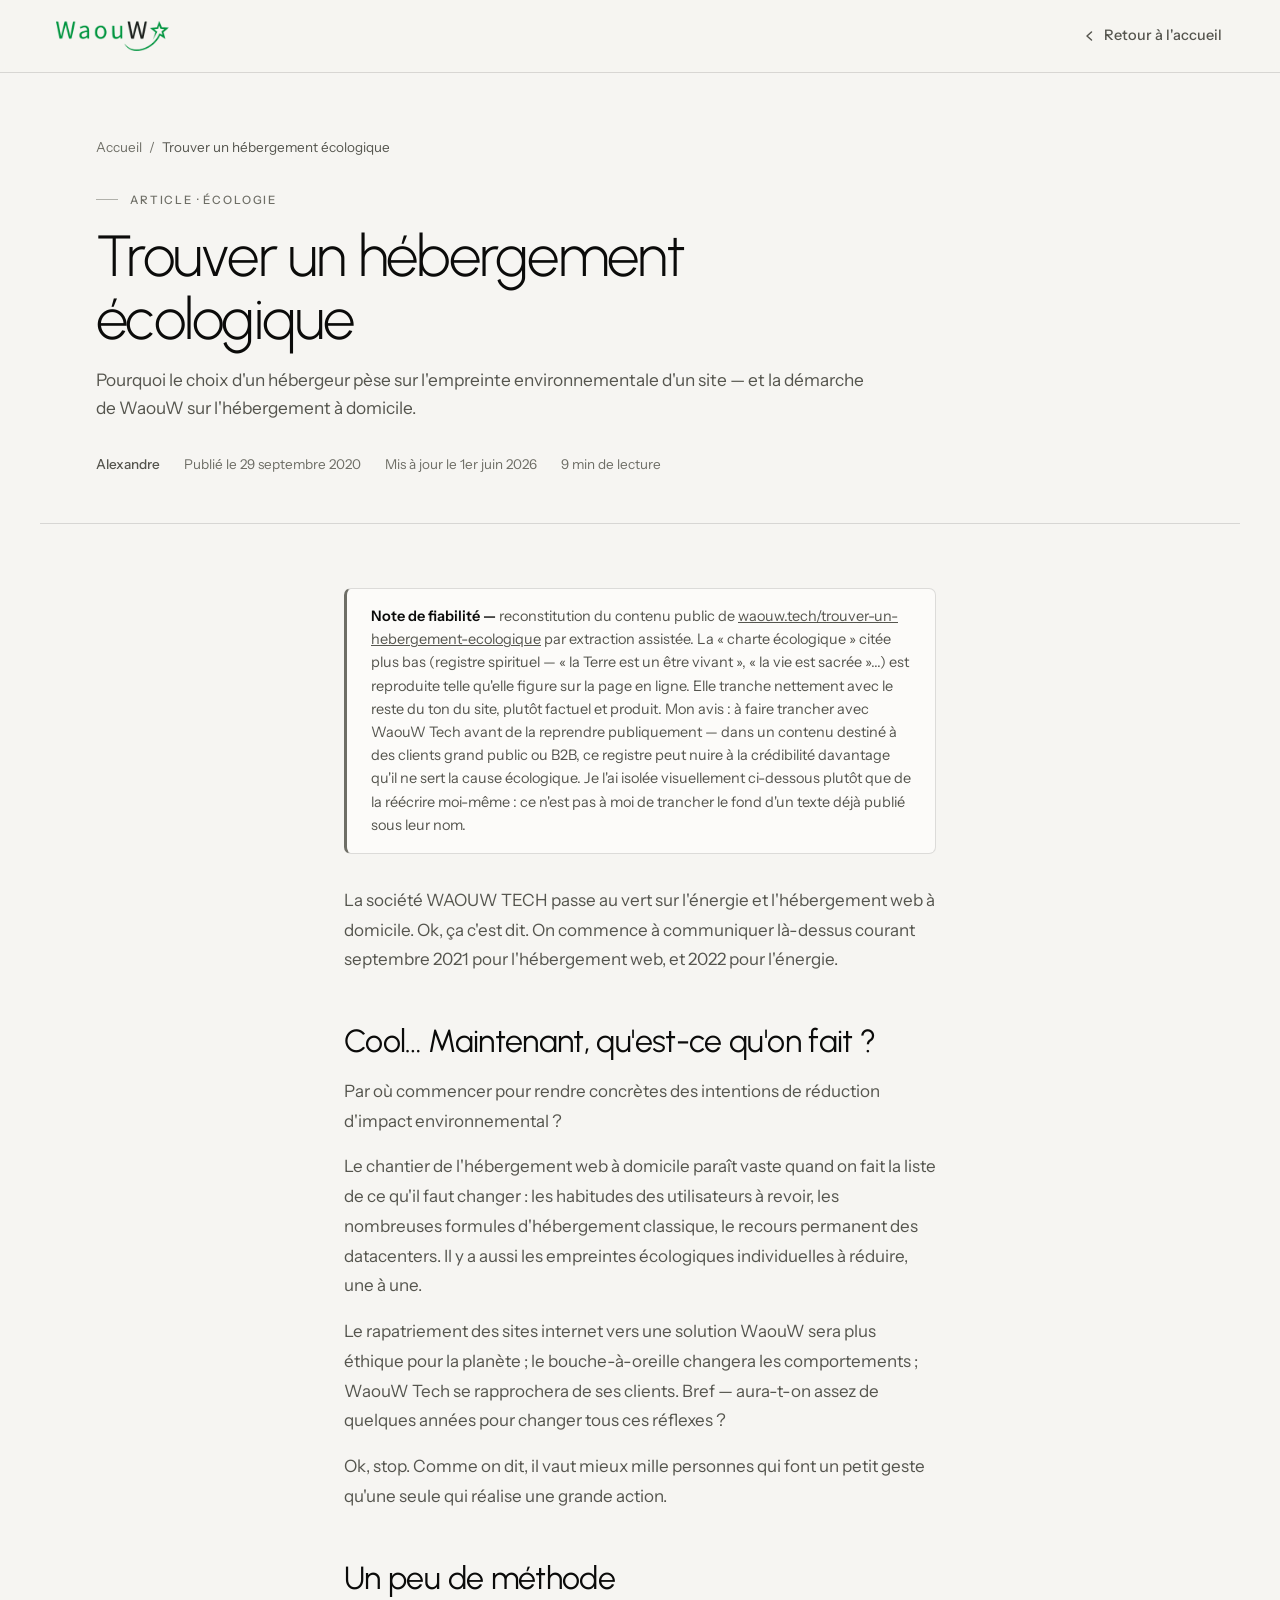
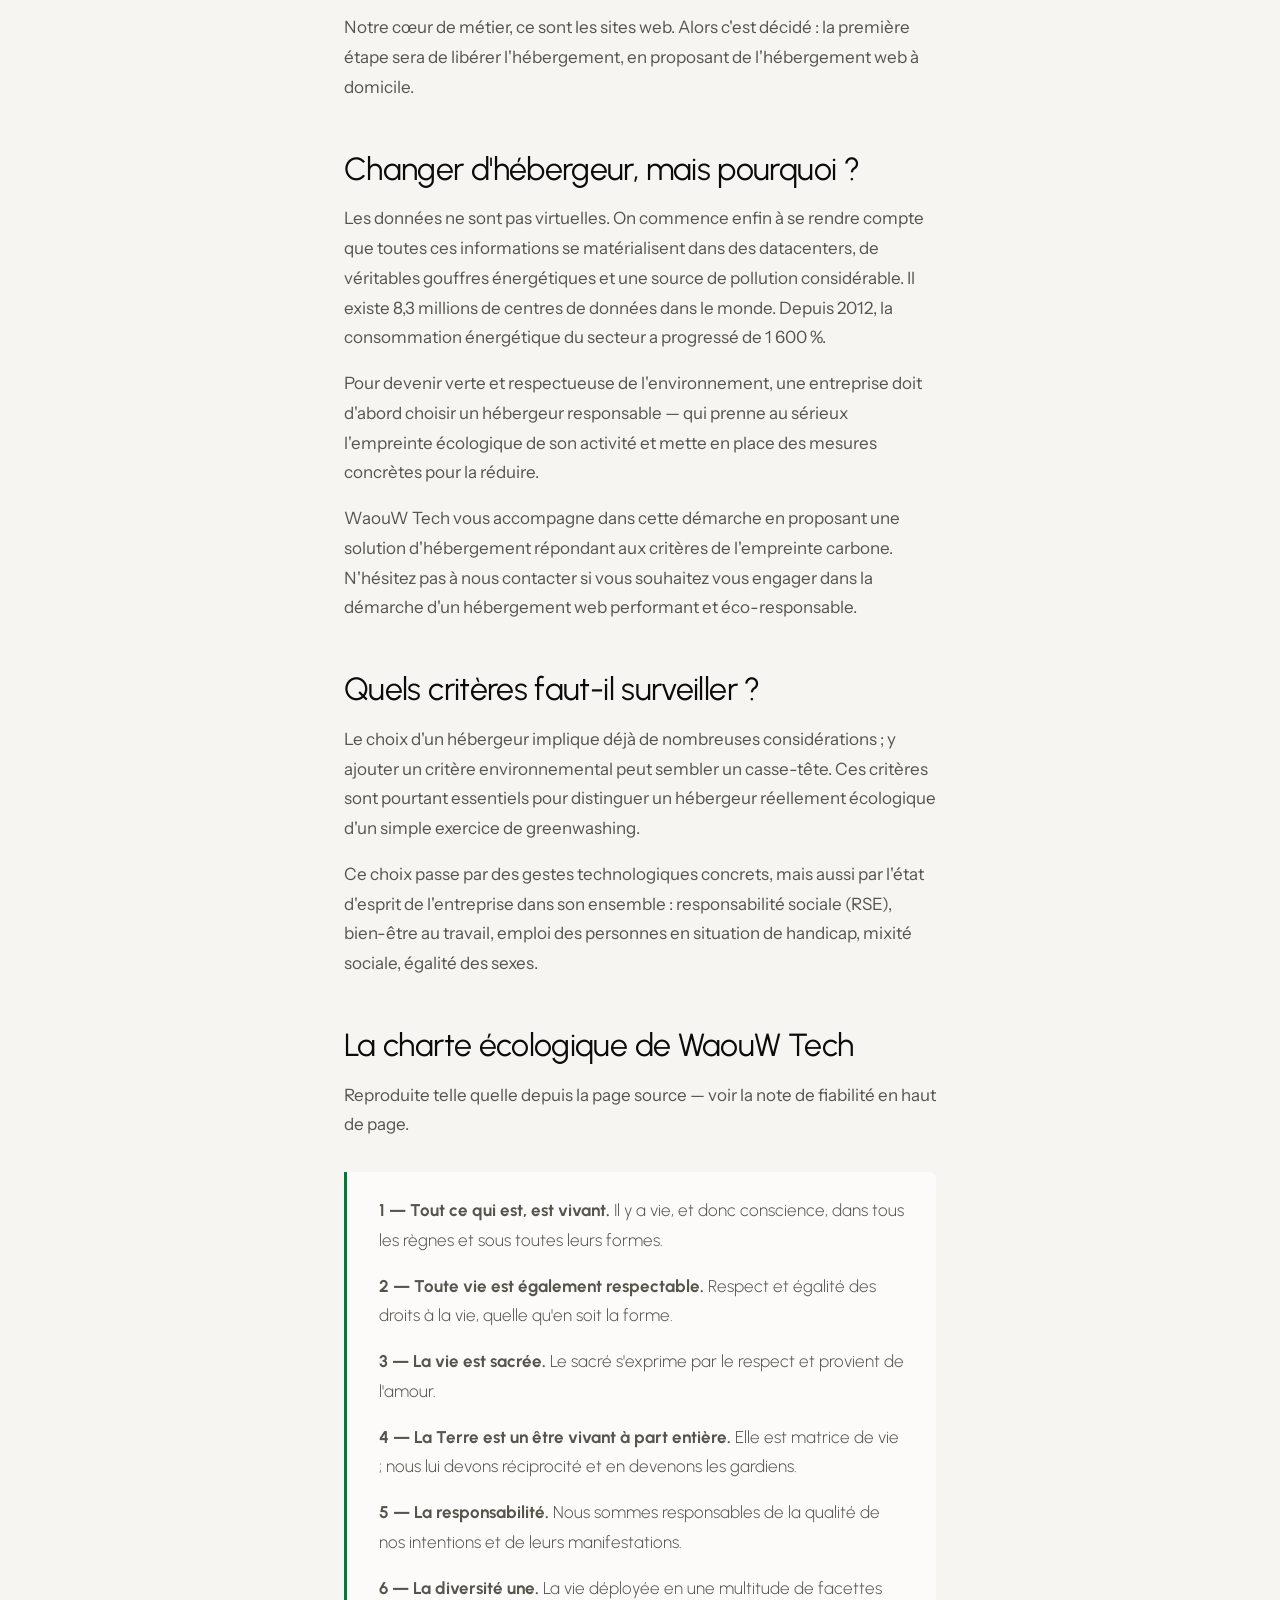
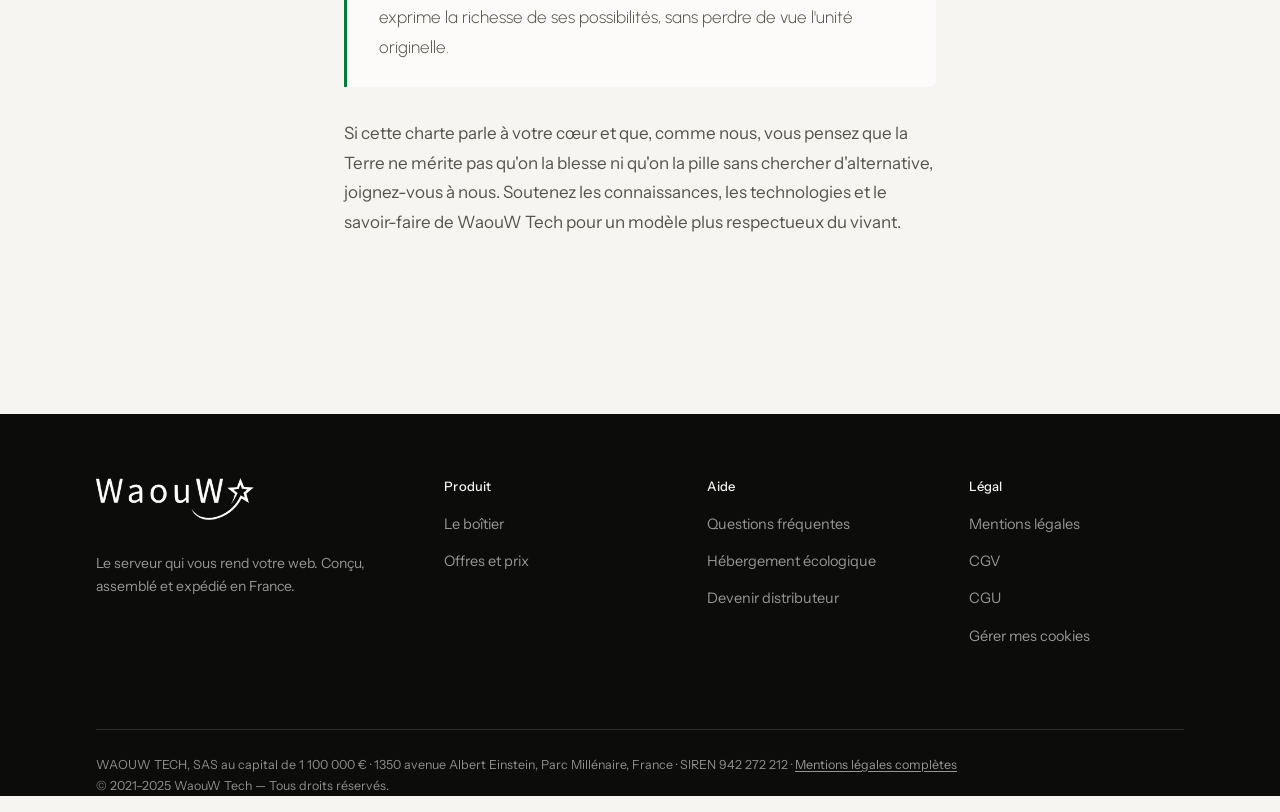
<file: trouver-un-hebergement-ecologique.html>
<!DOCTYPE html>
<html lang="fr">
<head>
<meta charset="utf-8">
<meta name="viewport" content="width=device-width,initial-scale=1,viewport-fit=cover">
<title>Trouver un hébergement écologique — WaouW</title>
<meta name="description" content="Pourquoi et comment choisir un hébergement web écologique — la démarche de WaouW Tech sur l'hébergement à domicile.">
<meta name="theme-color" content="#F6F5F2">
<link rel="preconnect" href="https://fonts.googleapis.com">
<link rel="preconnect" href="https://fonts.gstatic.com" crossorigin>
<link href="https://fonts.googleapis.com/css2?family=Urbanist:ital,wght@0,300..600;1,300..400&family=Instrument+Sans:wght@400;500;600&family=JetBrains+Mono:wght@400;500&display=swap" rel="stylesheet">
<link rel="stylesheet" href="assets/site.css">
</head>
<body>

<nav class="subnav">
  <a class="subnav__logo" href="index.html">
    <img src="logo-waouw.webp" alt="WaouW">
  </a>
  <a class="subnav__back" href="index.html">
    <svg width="14" height="14" viewBox="0 0 14 14" fill="none" aria-hidden="true"><path d="M8.5 3L4 7l4.5 4" stroke="currentColor" stroke-width="1.5" stroke-linecap="round" stroke-linejoin="round"/></svg>
    Retour à l'accueil
  </a>
</nav>

<header class="pagehead wrap">
  <p class="crumbs"><a href="index.html">Accueil</a> <span aria-hidden="true">/</span> <span aria-current="page">Trouver un hébergement écologique</span></p>
  <p class="eyebrow">Article · Écologie</p>
  <h1>Trouver un hébergement écologique</h1>
  <p class="lede">Pourquoi le choix d'un hébergeur pèse sur l'empreinte environnementale d'un site — et la démarche de WaouW sur l'hébergement à domicile.</p>
  <div class="meta-row">
    <span><b>Alexandre</b></span>
    <span>Publié le 29 septembre 2020</span>
    <span>Mis à jour le 1er juin 2026</span>
    <span>9 min de lecture</span>
  </div>
</header>

<div class="wrap article-body">
  <div class="callout">
    <b>Note de fiabilité —</b> reconstitution du contenu public de
    <a href="https://www.waouw.tech/trouver-un-hebergement-ecologique/" target="_blank" rel="noopener">waouw.tech/trouver-un-hebergement-ecologique</a>
    par extraction assistée. La « charte écologique » citée plus bas (registre spirituel — « la Terre
    est un être vivant », « la vie est sacrée »...) est reproduite telle qu'elle figure sur la page en
    ligne. Elle tranche nettement avec le reste du ton du site, plutôt factuel et produit. Mon avis :
    à faire trancher avec WaouW Tech avant de la reprendre publiquement — dans un contenu destiné à
    des clients grand public ou B2B, ce registre peut nuire à la crédibilité davantage qu'il ne sert la
    cause écologique. Je l'ai isolée visuellement ci-dessous plutôt que de la réécrire moi-même : ce
    n'est pas à moi de trancher le fond d'un texte déjà publié sous leur nom.
  </div>

  <p>La société WAOUW TECH passe au vert sur l'énergie et l'hébergement web à domicile. Ok, ça c'est dit. On commence à communiquer là-dessus courant septembre 2021 pour l'hébergement web, et 2022 pour l'énergie.</p>

  <h2>Cool… Maintenant, qu'est-ce qu'on fait ?</h2>
  <p>Par où commencer pour rendre concrètes des intentions de réduction d'impact environnemental ?</p>
  <p>Le chantier de l'hébergement web à domicile paraît vaste quand on fait la liste de ce qu'il faut changer : les habitudes des utilisateurs à revoir, les nombreuses formules d'hébergement classique, le recours permanent des datacenters. Il y a aussi les empreintes écologiques individuelles à réduire, une à une.</p>
  <p>Le rapatriement des sites internet vers une solution WaouW sera plus éthique pour la planète ; le bouche-à-oreille changera les comportements ; WaouW Tech se rapprochera de ses clients. Bref — aura-t-on assez de quelques années pour changer tous ces réflexes ?</p>
  <p>Ok, stop. Comme on dit, il vaut mieux mille personnes qui font un petit geste qu'une seule qui réalise une grande action.</p>

  <h2>Un peu de méthode</h2>
  <p>Notre cœur de métier, ce sont les sites web. Alors c'est décidé : la première étape sera de libérer l'hébergement, en proposant de l'hébergement web à domicile.</p>

  <h2>Changer d'hébergeur, mais pourquoi ?</h2>
  <p>Les données ne sont pas virtuelles. On commence enfin à se rendre compte que toutes ces informations se matérialisent dans des datacenters, de véritables gouffres énergétiques et une source de pollution considérable. Il existe 8,3 millions de centres de données dans le monde. Depuis 2012, la consommation énergétique du secteur a progressé de 1 600 %.</p>
  <p>Pour devenir verte et respectueuse de l'environnement, une entreprise doit d'abord choisir un hébergeur responsable — qui prenne au sérieux l'empreinte écologique de son activité et mette en place des mesures concrètes pour la réduire.</p>
  <p>WaouW Tech vous accompagne dans cette démarche en proposant une solution d'hébergement répondant aux critères de l'empreinte carbone. N'hésitez pas à nous contacter si vous souhaitez vous engager dans la démarche d'un hébergement web performant et éco-responsable.</p>

  <h2>Quels critères faut-il surveiller ?</h2>
  <p>Le choix d'un hébergeur implique déjà de nombreuses considérations ; y ajouter un critère environnemental peut sembler un casse-tête. Ces critères sont pourtant essentiels pour distinguer un hébergeur réellement écologique d'un simple exercice de greenwashing.</p>
  <p>Ce choix passe par des gestes technologiques concrets, mais aussi par l'état d'esprit de l'entreprise dans son ensemble : responsabilité sociale (RSE), bien-être au travail, emploi des personnes en situation de handicap, mixité sociale, égalité des sexes.</p>

  <h2>La charte écologique de WaouW Tech</h2>
  <p class="dim">Reproduite telle quelle depuis la page source — voir la note de fiabilité en haut de page.</p>
  <blockquote>
    <p><strong>1 — Tout ce qui est, est vivant.</strong> Il y a vie, et donc conscience, dans tous les règnes et sous toutes leurs formes.</p>
    <p><strong>2 — Toute vie est également respectable.</strong> Respect et égalité des droits à la vie, quelle qu'en soit la forme.</p>
    <p><strong>3 — La vie est sacrée.</strong> Le sacré s'exprime par le respect et provient de l'amour.</p>
    <p><strong>4 — La Terre est un être vivant à part entière.</strong> Elle est matrice de vie ; nous lui devons réciprocité et en devenons les gardiens.</p>
    <p><strong>5 — La responsabilité.</strong> Nous sommes responsables de la qualité de nos intentions et de leurs manifestations.</p>
    <p><strong>6 — La diversité une.</strong> La vie déployée en une multitude de facettes exprime la richesse de ses possibilités, sans perdre de vue l'unité originelle.</p>
  </blockquote>
  <p>Si cette charte parle à votre cœur et que, comme nous, vous pensez que la Terre ne mérite pas qu'on la blesse ni qu'on la pille sans chercher d'alternative, joignez-vous à nous. Soutenez les connaissances, les technologies et le savoir-faire de WaouW Tech pour un modèle plus respectueux du vivant.</p>
</div>

<footer class="night">
  <div class="wrap">
    <div class="foot">
      <div>
        <img class="foot__logo" src="logo-waouw.webp" alt="WaouW" style="filter:brightness(0) invert(1)">
        <p style="font-size:14px; color:var(--on-night-2); max-width:34ch; margin:0">Le serveur qui vous rend votre web. Conçu, assemblé et expédié en France.</p>
      </div>
      <div>
        <h4>Produit</h4>
        <ul>
          <li><a href="index.html#boitier">Le boîtier</a></li>
          <li><a href="index.html#offres">Offres et prix</a></li>
        </ul>
      </div>
      <div>
        <h4>Aide</h4>
        <ul>
          <li><a href="index.html#faq">Questions fréquentes</a></li>
          <li><a href="trouver-un-hebergement-ecologique.html" aria-current="page">Hébergement écologique</a></li>
          <li><a href="index.html#distributeur">Devenir distributeur</a></li>
        </ul>
      </div>
      <div>
        <h4>Légal</h4>
        <ul>
          <li><a href="mentions-legales.html">Mentions légales</a></li>
          <li><a href="cgv.html">CGV</a></li>
          <li><a href="cgu.html">CGU</a></li>
          <li><a href="#">Gérer mes cookies</a></li>
        </ul>
      </div>
    </div>
    <p class="foot__legal">
      WAOUW TECH, SAS au capital de 1 100 000 € · 1350 avenue Albert Einstein, Parc Millénaire, France · SIREN 942 272 212 ·
      <a href="mentions-legales.html">Mentions légales complètes</a><br>
      © 2021–2025 WaouW Tech — Tous droits réservés.
    </p>
  </div>
</footer>

</body>
</html>
</file>
<file: assets/site.css>
/* ============================================================
   WaouW — feuille partagée des pages secondaires (légal + article)
   Reprend telle quelle la palette de tokens et les composants de base
   d'index.html (:root, typographie, .wrap, .btn, focus-visible) pour
   rester visuellement identique au site principal. Externalisée ici
   (au lieu d'être réinjectée dans chacune des 4 pages) parce que ces
   pages ne sont pas critiques pour le First Paint comme la landing :
   un fichier mis en cache par le navigateur après la 1re page vaut
   mieux que ~18 Ko de CSS dupliqués x4.
   ============================================================ */
:root{
  --paper:#F6F5F2;
  --paper-hi:#FCFBF9;
  --ink:#0B0B0A;
  --ink-2:#55554E;
  --ink-3:#6E6E66;
  --line:rgba(11,11,10,.13);
  --line-soft:rgba(11,11,10,.07);

  --night:#0C0C0B;
  --night-2:#141412;
  --on-night:#F3F2EE;
  --on-night-2:rgba(243,242,238,.60);
  --on-night-3:rgba(243,242,238,.56);
  --line-night:rgba(243,242,238,.14);

  --accent:#007A38;
  --accent-night:#5AD98A;

  --s1:4px; --s2:8px; --s3:12px; --s4:16px; --s5:24px;
  --s6:32px; --s7:48px; --s8:64px; --s9:96px; --s10:128px;
  --gut:clamp(20px,5vw,56px);
  --max:1200px;
  --max-read:64ch;

  --ease:cubic-bezier(.2,.7,.3,1);
  --t-micro:140ms;
  --t-ui:240ms;

  --r:10px;
  --r-pill:999px;
}

*,*::before,*::after{box-sizing:border-box}
[hidden]{display:none !important}
html{-webkit-text-size-adjust:100%; scroll-behavior:smooth}
@media (prefers-reduced-motion:reduce){html{scroll-behavior:auto}}

body{
  margin:0; background:var(--paper); color:var(--ink);
  font:400 17px/1.6 "Instrument Sans",system-ui,-apple-system,sans-serif;
  -webkit-font-smoothing:antialiased; text-rendering:optimizeLegibility;
}

.display,h1,h2,h3{
  font-family:"Urbanist",system-ui,sans-serif;
  font-weight:300; font-synthesis:none; margin:0;
}
h1{font-size:clamp(38px,4.6vw,58px); line-height:1.08; letter-spacing:-.03em}
h2{font-size:clamp(24px,2.6vw,32px); line-height:1.18; letter-spacing:-.02em; font-weight:400}
h3{font-size:clamp(18px,1.8vw,21px); line-height:1.3; letter-spacing:-.01em; font-weight:500}
p{margin:0 0 var(--s4)}
.lede{font-size:clamp(17px,1.35vw,19px); line-height:1.6; color:var(--ink-2); max-width:var(--max-read)}
.dim{color:var(--ink-3)}
.night .lede{color:var(--on-night-2)}

.eyebrow{
  font-size:11.5px; font-weight:500; letter-spacing:.16em; text-transform:uppercase;
  color:var(--ink-3); font-family:"Instrument Sans",sans-serif; margin:0 0 var(--s4);
  display:flex; align-items:center; gap:var(--s3);
}
.eyebrow::before{content:""; width:22px; height:1px; background:currentColor; opacity:.5; flex:none}
.night .eyebrow{color:var(--on-night-3)}

.num{font-family:"JetBrains Mono",ui-monospace,monospace; font-variant-numeric:tabular-nums}

.wrap{max-width:var(--max); margin-inline:auto; padding-inline:var(--gut)}
.rule{height:1px; background:var(--line); border:0; margin:0}
.night{background:var(--night); color:var(--on-night)}
.night h1,.night h2,.night h3{color:var(--on-night)}
.night .rule{background:var(--line-night)}

:focus-visible{outline:2px solid var(--accent); outline-offset:3px; border-radius:4px}
.night :focus-visible{outline-color:var(--accent-night)}

a{color:inherit}

.btn{
  --bg:var(--ink); --fg:var(--paper-hi); --bd:transparent;
  display:inline-flex; align-items:center; justify-content:center; gap:var(--s2);
  min-height:44px; padding:0 20px; border-radius:var(--r-pill);
  background:var(--bg); color:var(--fg); border:1px solid var(--bd);
  font:500 15px/1 "Instrument Sans",sans-serif; letter-spacing:.005em;
  text-decoration:none; cursor:pointer; white-space:nowrap;
  transition:opacity var(--t-micro) var(--ease), border-color var(--t-micro) var(--ease);
}
.btn:hover{opacity:.88}
.btn--ghost{--bg:transparent; --fg:var(--ink); --bd:var(--line)}
.btn--ghost:hover{--bd:rgba(11,11,10,.34); opacity:1}
.btn--sm{min-height:38px; padding:0 15px; font-size:13.5px}

/* ============================================================
   En-tête des pages secondaires : volontairement plus léger que
   le mega-menu de la landing. Une page légale n'a rien à faire
   d'ancres vers #offres ou #faq qui n'existent que sur l'accueil —
   un lien mort dans une nav, ça casse la confiance sur la page
   même où on l'attend le moins. Deux liens, un logo : l'accueil,
   et « retour ». (HIG — hiérarchie de navigation claire, pas
   d'ancres orphelines hors contexte.)
   ============================================================ */
.subnav{
  position:sticky; top:0; z-index:100;
  display:flex; align-items:center; justify-content:space-between; gap:var(--s5);
  padding:14px var(--gut);
  background:rgba(246,245,242,.86);
  backdrop-filter:blur(18px) saturate(160%); -webkit-backdrop-filter:blur(18px) saturate(160%);
  border-bottom:1px solid var(--line);
}
.subnav__logo{display:flex; align-items:center; gap:10px; text-decoration:none; min-height:44px}
.subnav__logo img{height:30px; width:auto; display:block}
.subnav__back{
  display:inline-flex; align-items:center; gap:7px; text-decoration:none; color:var(--ink-2);
  font-size:14.5px; font-weight:500; min-height:44px; padding:10px 2px;
  transition:color var(--t-micro) var(--ease);
}
.subnav__back:hover{color:var(--ink)}
.subnav__back svg{flex:none}

/* ---- fil d'ariane ---- */
.crumbs{display:flex; flex-wrap:wrap; align-items:center; gap:7px; font-size:13.5px; color:var(--ink-3); margin:0 0 var(--s6)}
.crumbs a{text-decoration:none; color:var(--ink-3); transition:color var(--t-micro) var(--ease)}
.crumbs a:hover{color:var(--ink)}
.crumbs span[aria-current]{color:var(--ink-2)}

/* ---- en-tête de contenu (légal + article) ---- */
.pagehead{padding-block:clamp(48px,7vw,var(--s8)) var(--s7); border-bottom:1px solid var(--line)}
.pagehead h1{max-width:22ch}
.pagehead .lede{margin-top:var(--s4)}
.meta-row{display:flex; flex-wrap:wrap; gap:var(--s5); margin-top:var(--s6); font-size:13.5px; color:var(--ink-3)}
.meta-row b{color:var(--ink-2); font-weight:500}

/* ---- mise en page à deux colonnes : sommaire + contenu ---- */
.legal-grid{
  display:grid; grid-template-columns:240px minmax(0,1fr); gap:var(--s9);
  align-items:start; padding-block:var(--s8);
}
@media (max-width:900px){.legal-grid{grid-template-columns:1fr; gap:var(--s6)}}

.toc{position:sticky; top:84px}
.toc__label{font-size:11.5px; font-weight:500; letter-spacing:.14em; text-transform:uppercase; color:var(--ink-3); margin-bottom:var(--s4)}
.toc ol{list-style:none; margin:0; padding:0; display:flex; flex-direction:column; gap:2px; counter-reset:toc}
.toc a{
  counter-increment:toc;
  display:flex; gap:9px; text-decoration:none; color:var(--ink-2); font-size:14px; line-height:1.4;
  padding:7px 0; border-inline-start:2px solid transparent; padding-inline-start:12px;
  transition:color var(--t-micro) var(--ease), border-color var(--t-micro) var(--ease);
}
.toc a::before{content:counter(toc,decimal-leading-zero); font:500 12px "JetBrains Mono",monospace; color:var(--ink-3); flex:none}
.toc a:hover,.toc a:focus-visible{color:var(--ink); border-inline-start-color:var(--line)}
.toc__toggle{
  display:none; width:100%; align-items:center; justify-content:space-between;
  cursor:pointer; border:0; background:transparent; padding:0;
  font:500 14px "Instrument Sans",sans-serif; color:var(--ink);
}
.toc__toggle::after{content:"↓"; color:var(--ink-3)}
.toc.is-open .toc__toggle::after{content:"↑"}
@media (max-width:900px){
  .toc{position:static; border:1px solid var(--line); border-radius:var(--r); padding:var(--s4) var(--s5)}
  .toc__toggle{display:flex}
  .toc ol{display:none; margin-top:var(--s4)}
  .toc.is-open ol{display:flex}
}

/* ---- corps légal ---- */
.legal-body{max-width:var(--max-read)}
.legal-body section{padding-block:0 var(--s7); scroll-margin-top:84px}
.legal-body section:last-child{padding-bottom:0}
.legal-body h2{margin-bottom:var(--s4); display:flex; align-items:baseline; gap:11px}
.legal-body h2 .num{font-size:16px; color:var(--ink-3); font-weight:400}
.legal-body p{color:var(--ink-2); line-height:1.7}
.legal-body ul,.legal-body ol{margin:0 0 var(--s4); padding-inline-start:1.25em; color:var(--ink-2); line-height:1.7}
.legal-body li{margin-bottom:6px}
.legal-body strong{color:var(--ink); font-weight:600}
.legal-body a{color:var(--accent); text-decoration-thickness:1px; text-underline-offset:2px}

/* callout : sépare visuellement les infos non confirmées par WaouW Tech
   elle-même (champs absents de la page publique source) des faits établis —
   éviter qu'un doute légal se noie dans le reste du texte. */
.callout{
  border:1px solid var(--line); border-inline-start:3px solid var(--ink-3);
  border-radius:calc(var(--r) - 3px); padding:var(--s4) var(--s5); margin:0 0 var(--s6);
  background:var(--paper-hi); font-size:14.5px; line-height:1.6; color:var(--ink-2);
}
.callout b{color:var(--ink); font-weight:600}

/* article (page éco-hébergement) */
.article-body{max-width:var(--max-read); padding-block:var(--s8)}
.article-body p{color:var(--ink-2); line-height:1.75; font-size:17px}
.article-body h2{margin:var(--s7) 0 var(--s4)}
.article-body h3{margin:var(--s6) 0 var(--s3); font-weight:500}
.article-body blockquote{
  margin:var(--s6) 0; padding:var(--s5) var(--s6); border-inline-start:3px solid var(--accent);
  background:var(--paper-hi); border-radius:0 calc(var(--r) - 3px) calc(var(--r) - 3px) 0;
  font-family:"Urbanist",sans-serif; font-weight:300; font-size:19px; line-height:1.5; color:var(--ink);
}
.article-body blockquote p:last-child{margin-bottom:0}

/* ---- pied de page (repris tel quel de l'accueil) ---- */
footer.night{margin-top:var(--s9)}
.foot{display:grid; grid-template-columns:1.4fr 1fr 1fr 1fr; gap:var(--s7); padding-block:var(--s8) var(--s6)}
@media (max-width:860px){.foot{grid-template-columns:1fr 1fr; row-gap:var(--s7)}}
@media (max-width:520px){.foot{grid-template-columns:1fr}}
.foot h4{font:500 13px "Instrument Sans",sans-serif; color:var(--on-night); margin:0 0 var(--s4); letter-spacing:.01em}
.foot ul{list-style:none; margin:0; padding:0; display:flex; flex-direction:column; gap:10px}
.foot a{color:var(--on-night-2); text-decoration:none; font-size:14.5px; transition:color var(--t-micro) var(--ease)}
.foot a:hover,.foot a:focus-visible{color:var(--on-night)}
.foot__logo{height:42px; width:auto; margin-bottom:var(--s5); filter:brightness(0) invert(1)}
.foot__legal{margin-top:var(--s7); padding-top:var(--s5); border-top:1px solid var(--line-night); font-size:12.5px; color:var(--on-night-3); line-height:1.7}
.foot__legal a{color:var(--on-night-2); text-decoration:underline; text-underline-offset:2px}
.foot__legal a:hover{color:var(--on-night)}
</file>
